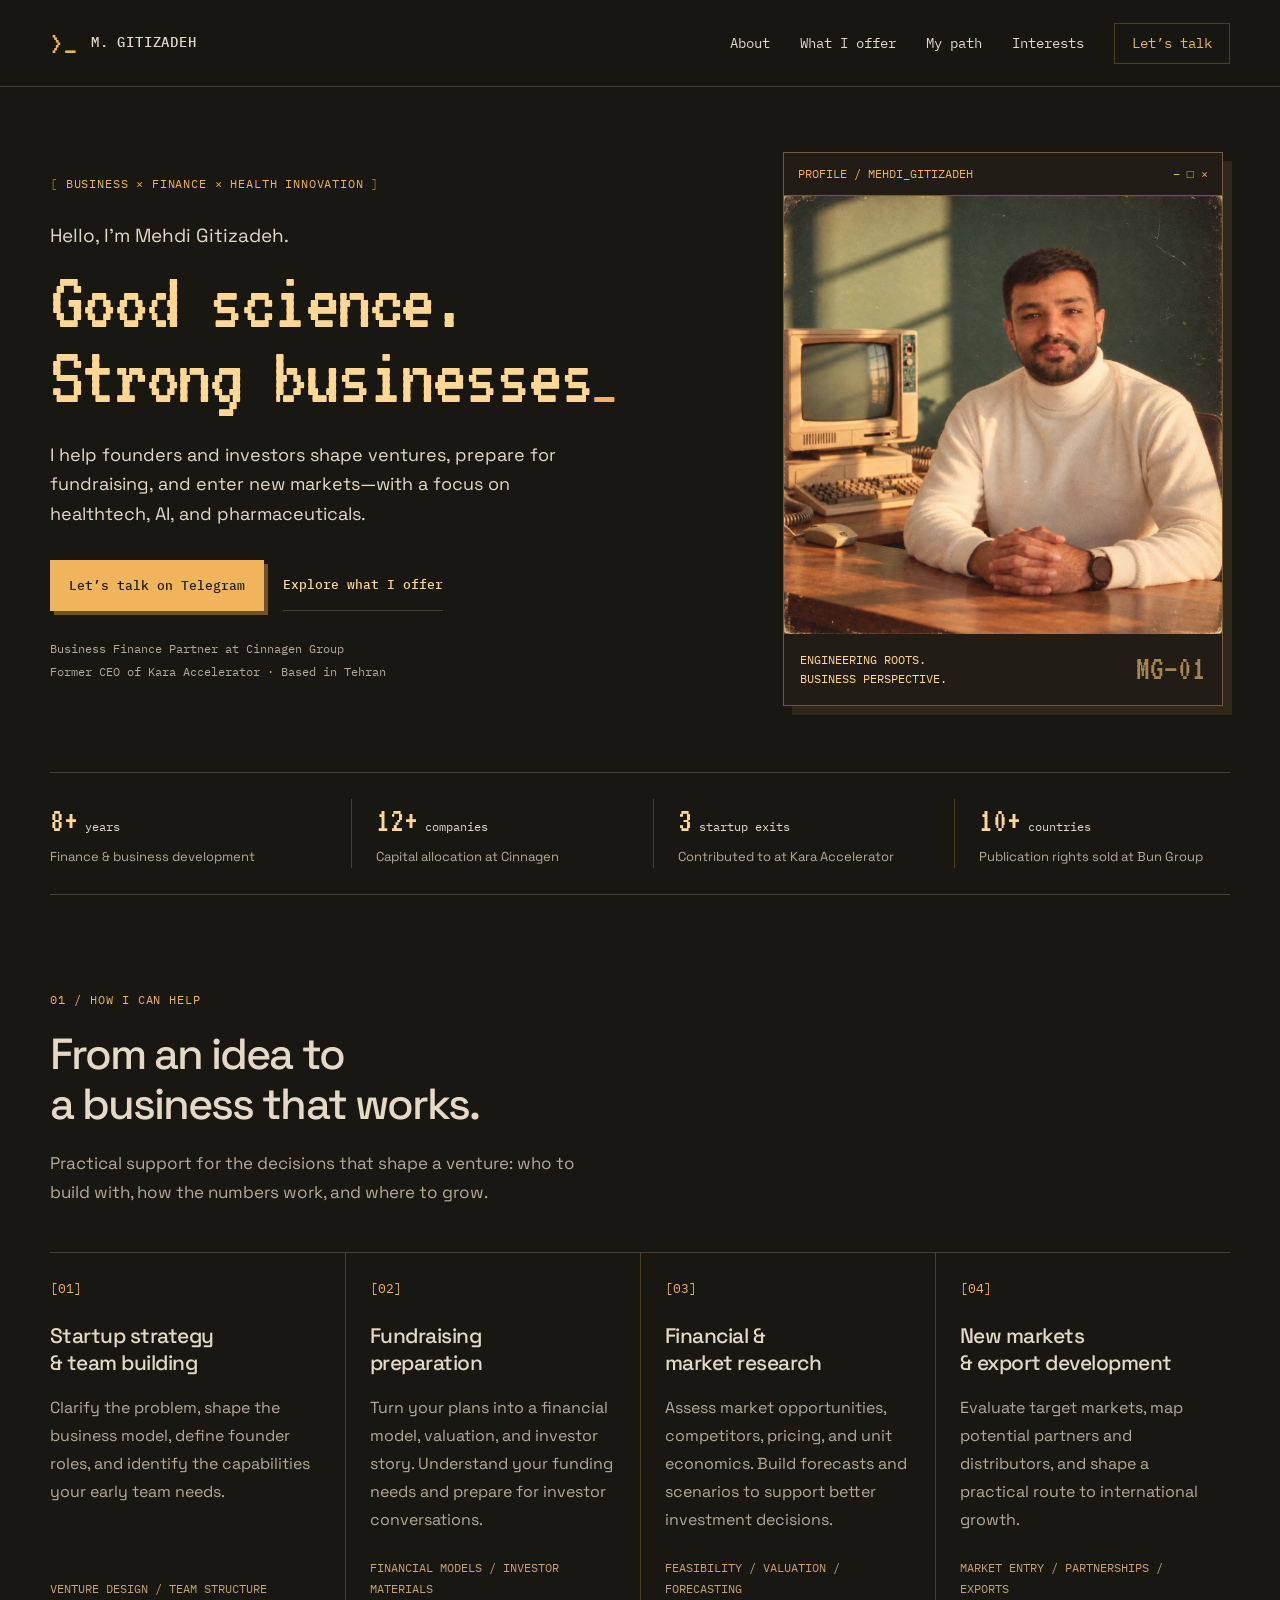
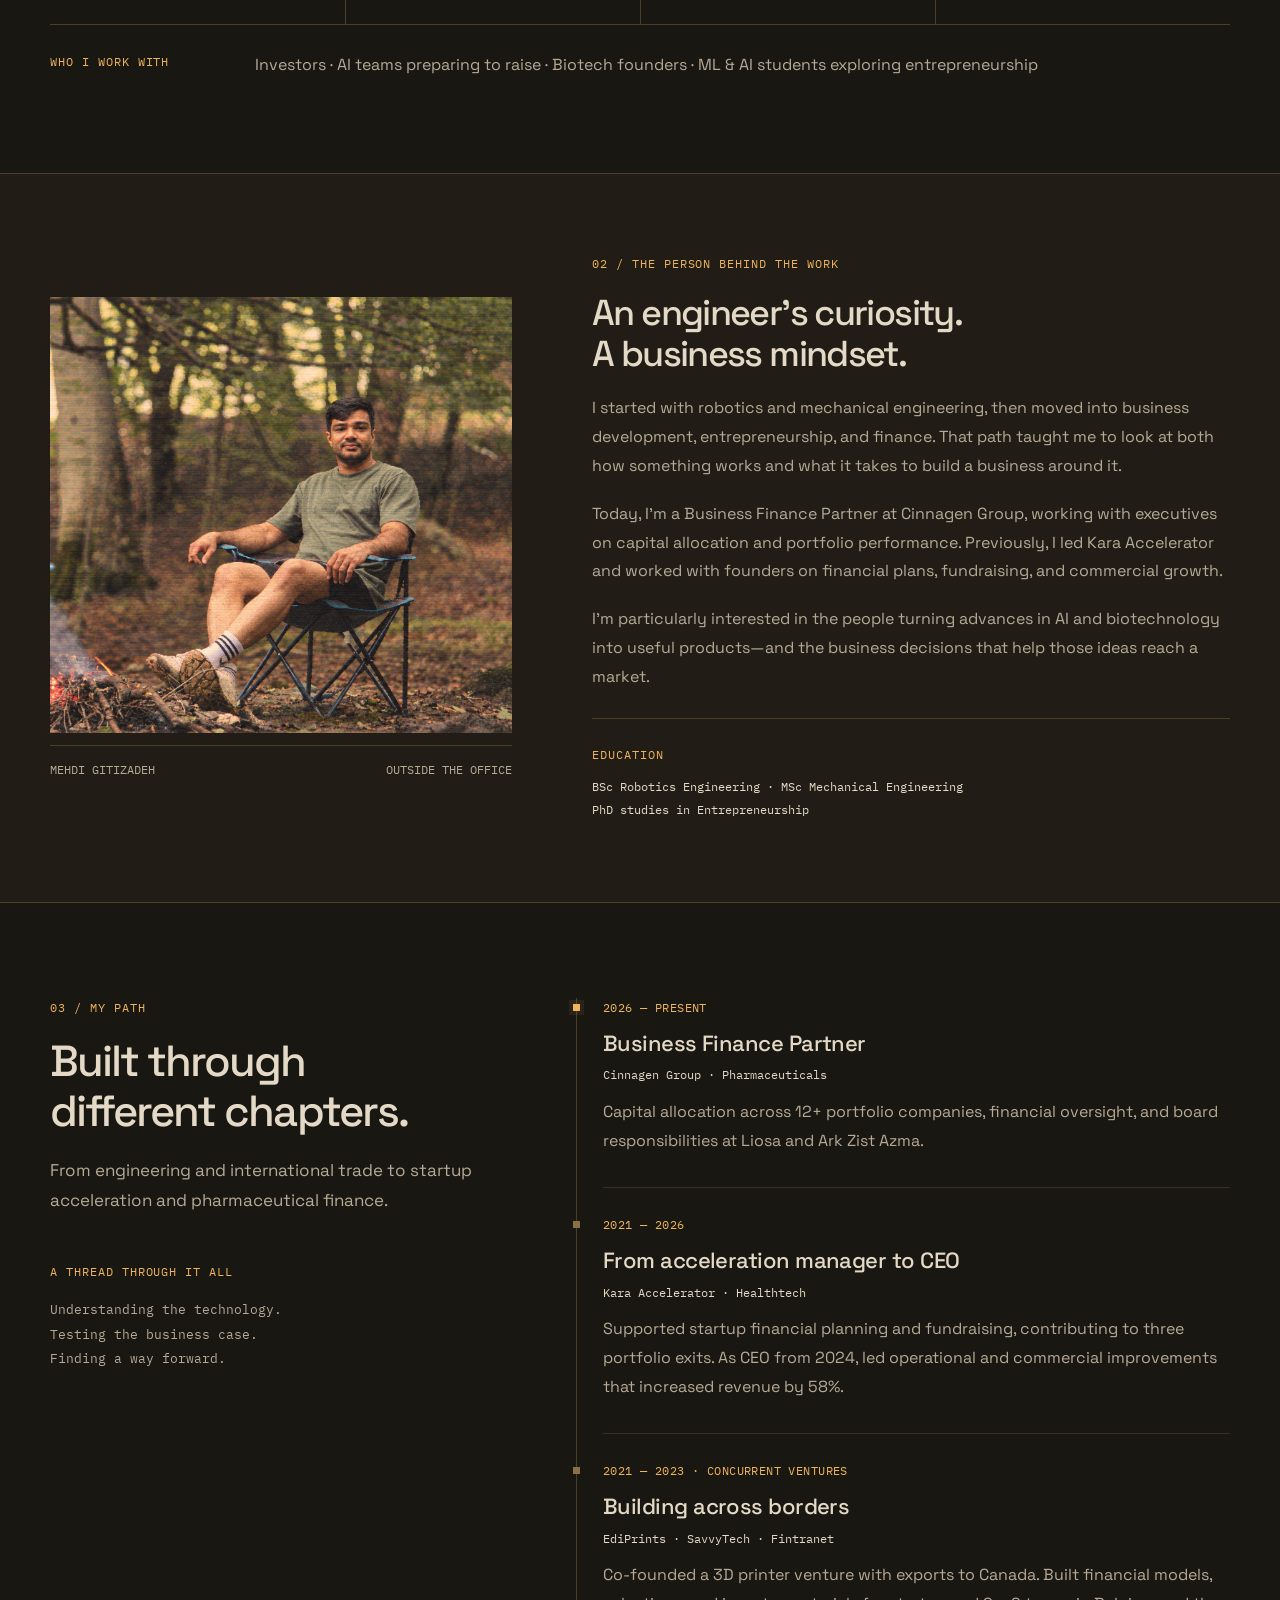
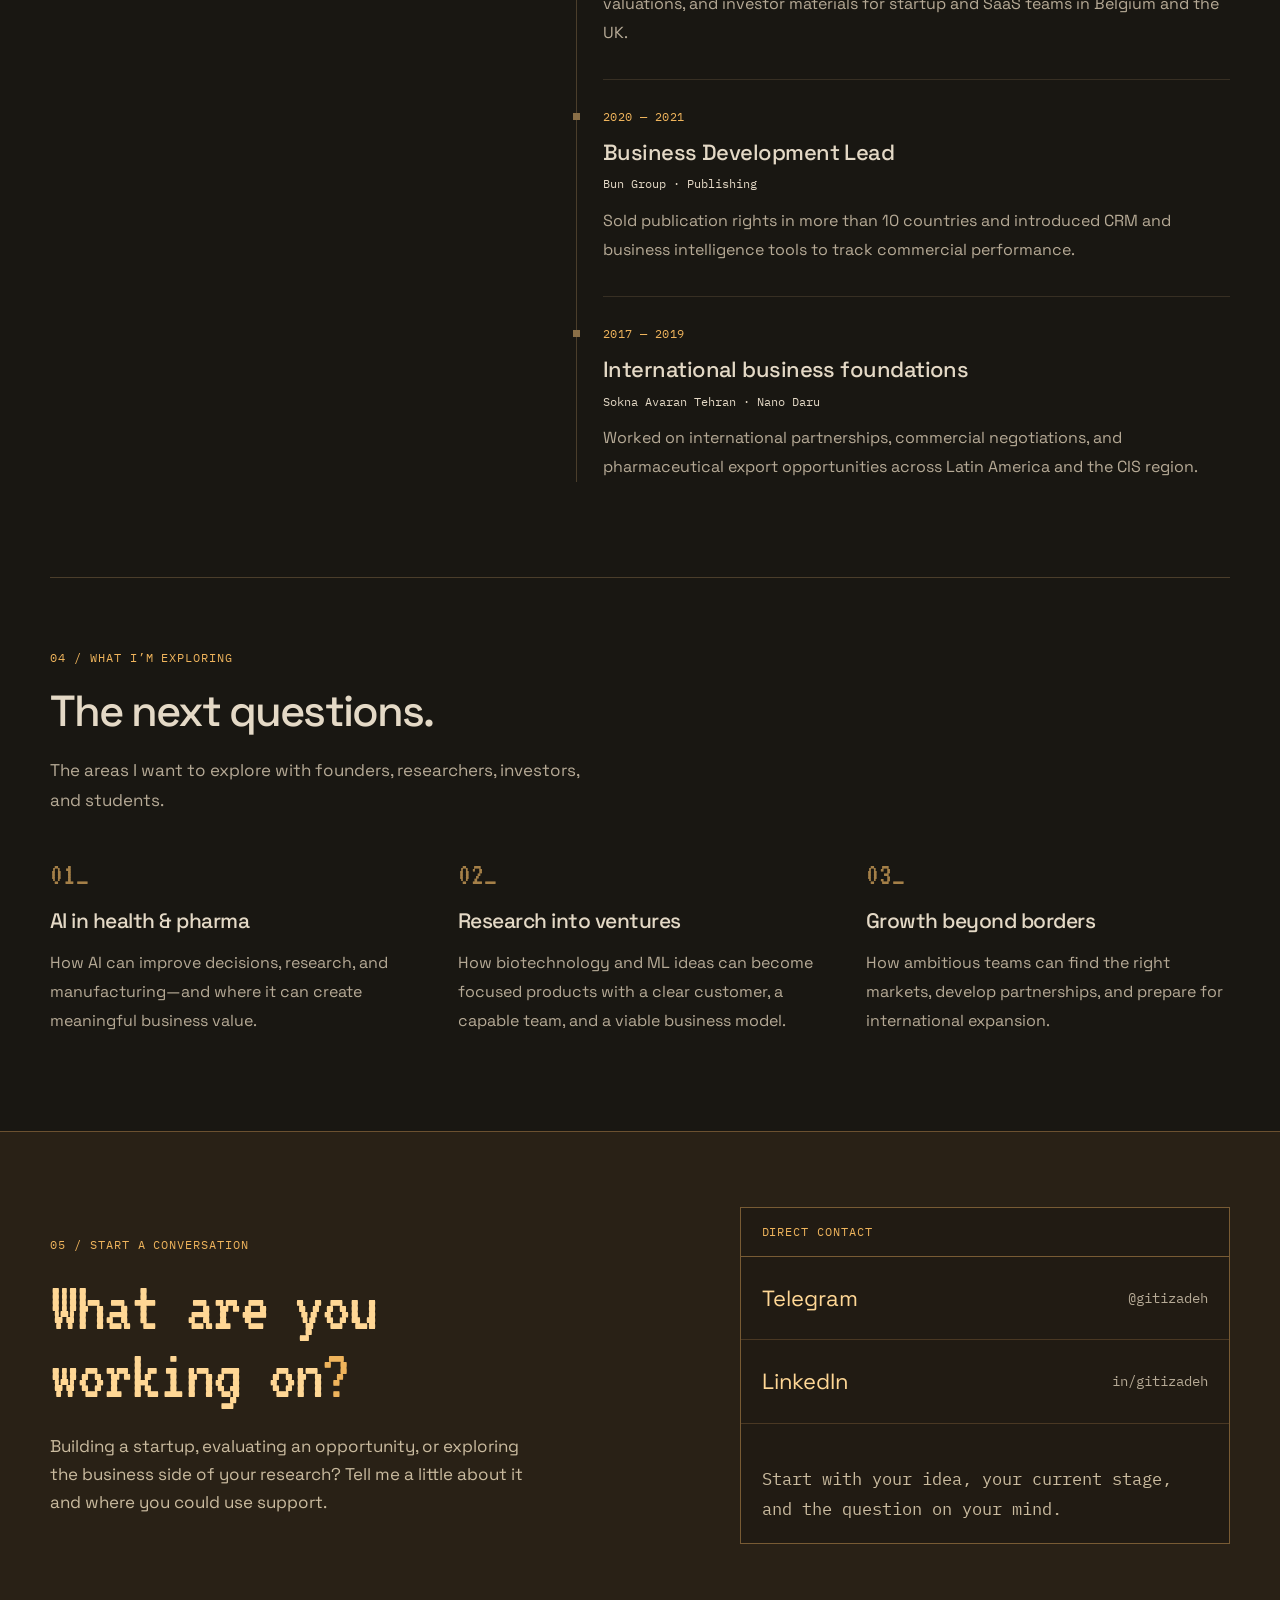
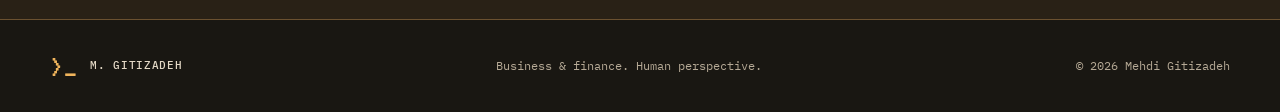
<file: index.html>
<!DOCTYPE html>
<html lang="en">
<head>
  <meta charset="utf-8">
  <meta name="viewport" content="width=device-width, initial-scale=1">
  <meta name="theme-color" content="#191712">
  <title>Mehdi Gitizadeh — Business, Finance & Health Innovation</title>
  <meta name="description" content="Mehdi Gitizadeh helps founders and investors with startup strategy, team building, fundraising preparation, financial analysis, and new market development.">
  <meta property="og:type" content="website">
  <meta property="og:title" content="Mehdi Gitizadeh — Business, Finance & Health Innovation">
  <meta property="og:description" content="Engineering roots. Business experience. A focus on AI, healthtech, and pharmaceuticals. Let's build what's next.">
  <link rel="icon" type="image/svg+xml" href="data:image/svg+xml,%3Csvg xmlns='http://www.w3.org/2000/svg' viewBox='0 0 40 40'%3E%3Crect width='40' height='40' rx='5' fill='%23191712'/%3E%3Cpath d='M9 11l10 9-10 9M23 29h9' fill='none' stroke='%23efb45c' stroke-width='4'/%3E%3C/svg%3E">
  <link rel="stylesheet" href="assets/fonts/fonts.css">
  <link rel="stylesheet" href="styles.css">
  <script src="script.js" defer></script>
</head>
<body>
  <a class="skip-link" href="#main">Skip to content</a>
  <header class="site-header">
    <div class="container nav-wrap">
      <a class="brand" href="#home" aria-label="Mehdi Gitizadeh home"><span class="brand-symbol" aria-hidden="true">&gt;_</span> M. GITIZADEH</a>
      <button class="menu-toggle" type="button" aria-controls="navigation" aria-expanded="false" hidden>Menu <span aria-hidden="true">+</span></button>
      <nav class="navigation" id="navigation" aria-label="Main navigation">
        <a href="#about">About</a><a href="#offer">What I offer</a><a href="#path">My path</a><a href="#interests">Interests</a><a class="nav-contact" href="#contact">Let’s talk</a>
      </nav>
    </div>
  </header>

  <main id="main">
    <section class="hero container" id="home" aria-labelledby="hero-title">
      <div class="hero-copy">
        <p class="eyebrow"><span aria-hidden="true">[</span> BUSINESS × FINANCE × HEALTH INNOVATION <span aria-hidden="true">]</span></p>
        <p class="intro">Hello, I’m Mehdi Gitizadeh.</p>
        <h1 id="hero-title">Good science.<br>Strong businesses<span class="cursor" aria-hidden="true">_</span></h1>
        <p class="hero-description">I help founders and investors shape ventures, prepare for fundraising, and enter new markets—with a focus on healthtech, AI, and pharmaceuticals.</p>
        <div class="hero-actions"><a class="button button-primary" href="https://t.me/gitizadeh" target="_blank" rel="noopener noreferrer">Let’s talk on Telegram</a><a class="button button-text" href="#offer">Explore what I offer</a></div>
        <p class="hero-footnote">Business Finance Partner at Cinnagen Group<br>Former CEO of Kara Accelerator · Based in Tehran</p>
      </div>
      <figure class="portrait-window">
        <div class="window-bar"><span>PROFILE / MEHDI_GITIZADEH</span><span aria-hidden="true">− □ ×</span></div>
        <div class="portrait-image"><img src="assets/mehdi-portrait.png" alt="Mehdi Gitizadeh beside a vintage computer" width="1254" height="1254" fetchpriority="high"></div>
        <figcaption><span>ENGINEERING ROOTS.<br>BUSINESS PERSPECTIVE.</span><span class="portrait-id" aria-hidden="true">MG—01</span></figcaption>
      </figure>
    </section>

    <div class="container proof-strip" aria-label="Selected experience">
      <div><strong>8+<span> years</span></strong><p>Finance & business development</p></div>
      <div><strong>12+<span> companies</span></strong><p>Capital allocation at Cinnagen</p></div>
      <div><strong>3<span> startup exits</span></strong><p>Contributed to at Kara Accelerator</p></div>
      <div><strong>10+<span> countries</span></strong><p>Publication rights sold at Bun Group</p></div>
    </div>

    <section class="section container" id="offer" aria-labelledby="offer-title">
      <div class="section-heading"><p class="section-code">01 / HOW I CAN HELP</p><h2 id="offer-title">From an idea to<br>a business that works.</h2><p class="section-lead">Practical support for the decisions that shape a venture: who to build with, how the numbers work, and where to grow.</p></div>
      <div class="services">
        <article class="service"><span class="service-number" aria-hidden="true">[01]</span><h3>Startup strategy<br>& team building</h3><p>Clarify the problem, shape the business model, define founder roles, and identify the capabilities your early team needs.</p><div class="service-tags">VENTURE DESIGN / TEAM STRUCTURE</div></article>
        <article class="service"><span class="service-number" aria-hidden="true">[02]</span><h3>Fundraising<br>preparation</h3><p>Turn your plans into a financial model, valuation, and investor story. Understand your funding needs and prepare for investor conversations.</p><div class="service-tags">FINANCIAL MODELS / INVESTOR MATERIALS</div></article>
        <article class="service"><span class="service-number" aria-hidden="true">[03]</span><h3>Financial &<br>market research</h3><p>Assess market opportunities, competitors, pricing, and unit economics. Build forecasts and scenarios to support better investment decisions.</p><div class="service-tags">FEASIBILITY / VALUATION / FORECASTING</div></article>
        <article class="service"><span class="service-number" aria-hidden="true">[04]</span><h3>New markets<br>& export development</h3><p>Evaluate target markets, map potential partners and distributors, and shape a practical route to international growth.</p><div class="service-tags">MARKET ENTRY / PARTNERSHIPS / EXPORTS</div></article>
      </div>
      <div class="audience-line"><span class="mono-label">WHO I WORK WITH</span><p>Investors · AI teams preparing to raise · Biotech founders · ML & AI students exploring entrepreneurship</p></div>
    </section>

    <section class="about-band" id="about" aria-labelledby="about-title">
      <div class="container about-grid">
        <div class="about-visual"><figure><img src="assets/mehdi-outdoors.png" alt="Retro-style portrait of Mehdi beside a campfire in the woods" width="1292" height="1218" loading="lazy"><figcaption><span>MEHDI GITIZADEH</span><span>OUTSIDE THE OFFICE</span></figcaption></figure></div>
        <div class="about-copy"><p class="section-code">02 / THE PERSON BEHIND THE WORK</p><h2 id="about-title">An engineer’s curiosity.<br>A business mindset.</h2><p>I started with robotics and mechanical engineering, then moved into business development, entrepreneurship, and finance. That path taught me to look at both how something works and what it takes to build a business around it.</p><p>Today, I’m a Business Finance Partner at Cinnagen Group, working with executives on capital allocation and portfolio performance. Previously, I led Kara Accelerator and worked with founders on financial plans, fundraising, and commercial growth.</p><p>I’m particularly interested in the people turning advances in AI and biotechnology into useful products—and the business decisions that help those ideas reach a market.</p><div class="education"><span class="mono-label">EDUCATION</span><p>BSc Robotics Engineering · MSc Mechanical Engineering<br>PhD studies in Entrepreneurship</p></div></div>
      </div>
    </section>

    <section class="section container path-section" id="path" aria-labelledby="path-title">
      <div class="path-intro"><p class="section-code">03 / MY PATH</p><h2 id="path-title">Built through<br>different chapters.</h2><p class="section-lead">From engineering and international trade to startup acceleration and pharmaceutical finance.</p><div class="path-note"><span class="mono-label">A THREAD THROUGH IT ALL</span><p>Understanding the technology.<br>Testing the business case.<br>Finding a way forward.</p></div></div>
      <div class="timeline">
        <article class="timeline-entry current"><div class="timeline-date">2026 — PRESENT</div><h3>Business Finance Partner</h3><p class="company">Cinnagen Group · Pharmaceuticals</p><p>Capital allocation across 12+ portfolio companies, financial oversight, and board responsibilities at Liosa and Ark Zist Azma.</p></article>
        <article class="timeline-entry"><div class="timeline-date">2021 — 2026</div><h3>From acceleration manager to CEO</h3><p class="company">Kara Accelerator · Healthtech</p><p>Supported startup financial planning and fundraising, contributing to three portfolio exits. As CEO from 2024, led operational and commercial improvements that increased revenue by 58%.</p></article>
        <article class="timeline-entry"><div class="timeline-date">2021 — 2023 · CONCURRENT VENTURES</div><h3>Building across borders</h3><p class="company">EdiPrints · SavvyTech · Fintranet</p><p>Co-founded a 3D printer venture with exports to Canada. Built financial models, valuations, and investor materials for startup and SaaS teams in Belgium and the UK.</p></article>
        <article class="timeline-entry"><div class="timeline-date">2020 — 2021</div><h3>Business Development Lead</h3><p class="company">Bun Group · Publishing</p><p>Sold publication rights in more than 10 countries and introduced CRM and business intelligence tools to track commercial performance.</p></article>
        <article class="timeline-entry"><div class="timeline-date">2017 — 2019</div><h3>International business foundations</h3><p class="company">Sokna Avaran Tehran · Nano Daru</p><p>Worked on international partnerships, commercial negotiations, and pharmaceutical export opportunities across Latin America and the CIS region.</p></article>
      </div>
    </section>

    <section class="section container interests-section" id="interests" aria-labelledby="interests-title">
      <div class="section-heading"><p class="section-code">04 / WHAT I’M EXPLORING</p><h2 id="interests-title">The next questions.</h2><p class="section-lead">The areas I want to explore with founders, researchers, investors, and students.</p></div>
      <div class="interests-grid"><article><span class="interest-mark" aria-hidden="true">01_</span><h3>AI in health & pharma</h3><p>How AI can improve decisions, research, and manufacturing—and where it can create meaningful business value.</p></article><article><span class="interest-mark" aria-hidden="true">02_</span><h3>Research into ventures</h3><p>How biotechnology and ML ideas can become focused products with a clear customer, a capable team, and a viable business model.</p></article><article><span class="interest-mark" aria-hidden="true">03_</span><h3>Growth beyond borders</h3><p>How ambitious teams can find the right markets, develop partnerships, and prepare for international expansion.</p></article></div>
    </section>

    <section class="contact-section" id="contact" aria-labelledby="contact-title">
      <div class="container contact-inner"><div><p class="section-code">05 / START A CONVERSATION</p><h2 id="contact-title">What are you<br>working on<span class="cursor" aria-hidden="true">?</span></h2><p>Building a startup, evaluating an opportunity, or exploring the business side of your research? Tell me a little about it and where you could use support.</p></div><div class="contact-panel"><div class="contact-panel-heading mono-label">DIRECT CONTACT</div><a href="https://t.me/gitizadeh" target="_blank" rel="noopener noreferrer"><span class="contact-name">Telegram</span><span>@gitizadeh</span></a><a href="https://ir.linkedin.com/in/gitizadeh" target="_blank" rel="noopener noreferrer"><span class="contact-name">LinkedIn</span><span>in/gitizadeh</span></a><p>Start with your idea, your current stage,<br>and the question on your mind.</p></div></div>
    </section>
  </main>
  <footer class="site-footer container"><a class="brand" href="#home"><span class="brand-symbol" aria-hidden="true">&gt;_</span> M. GITIZADEH</a><p>Business & finance. Human perspective.</p><span>© <span id="year">2026</span> Mehdi Gitizadeh</span></footer>
</body>
</html>
</file>
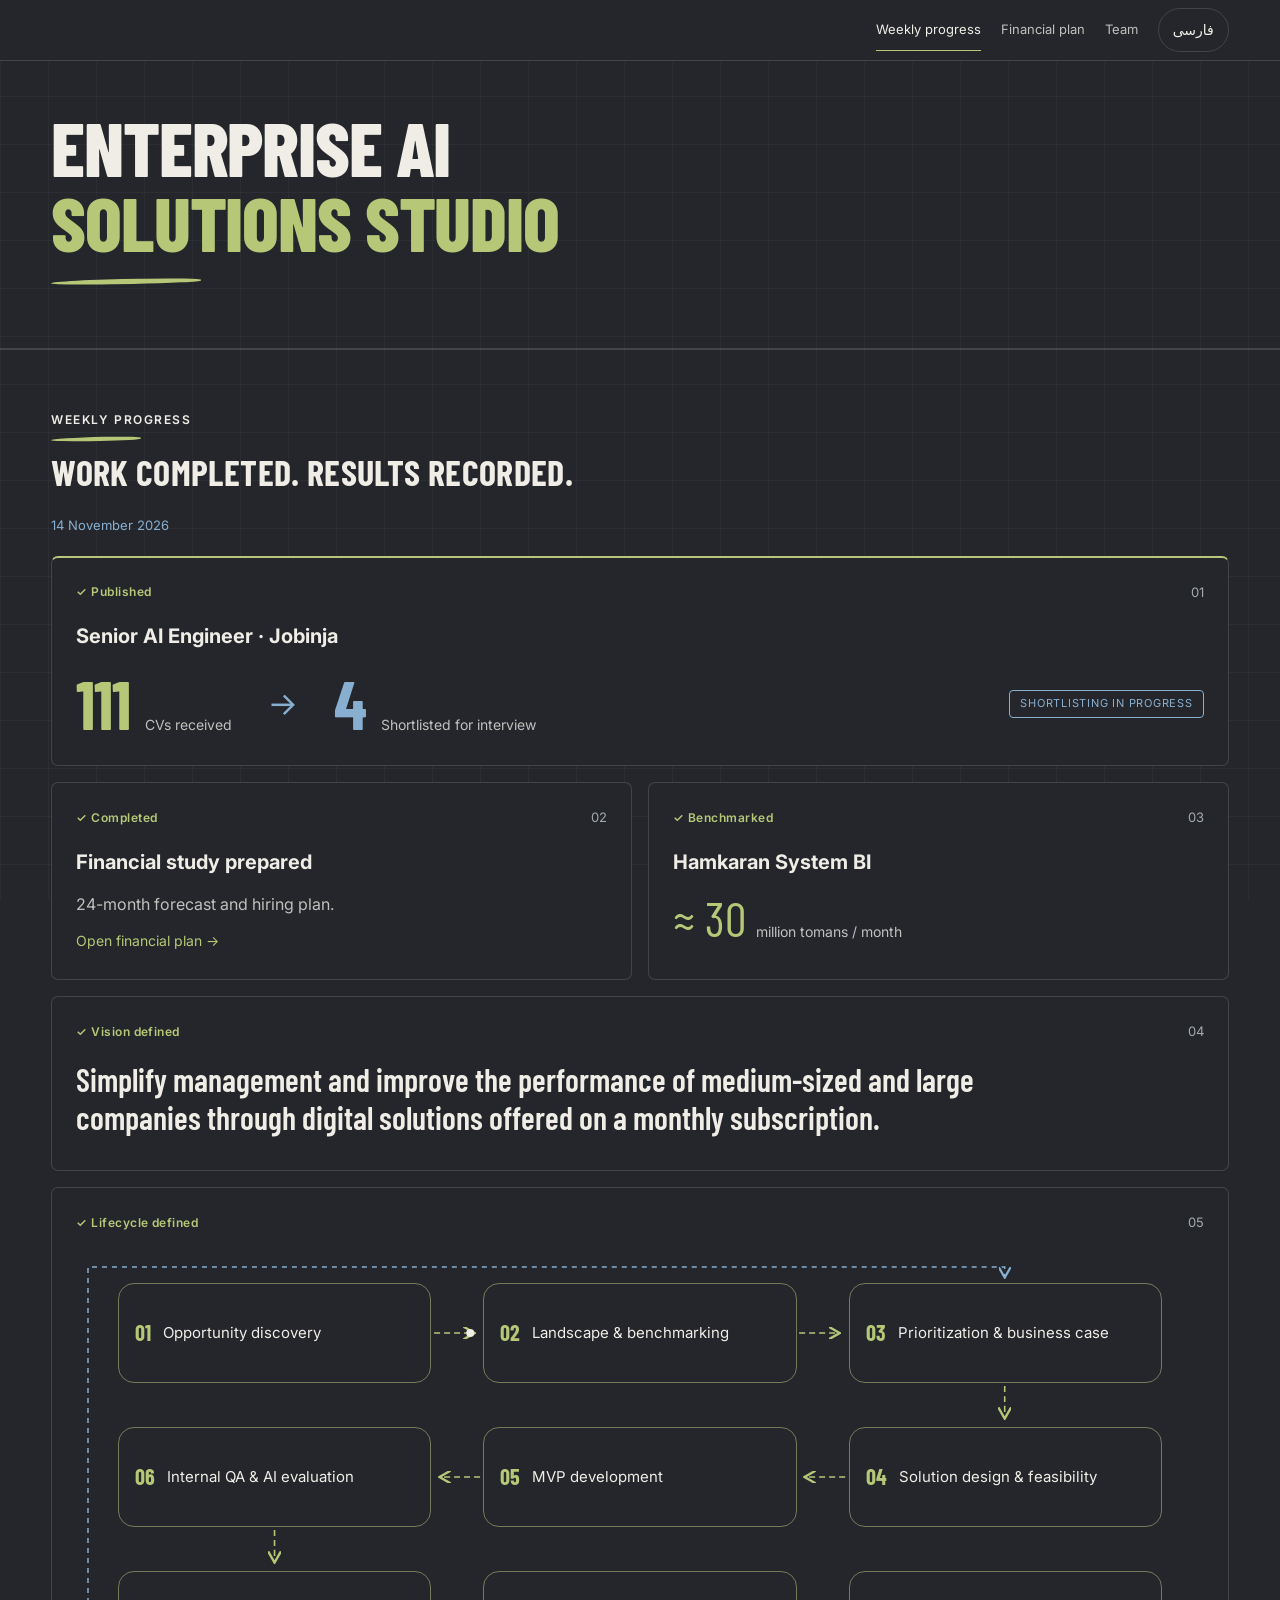
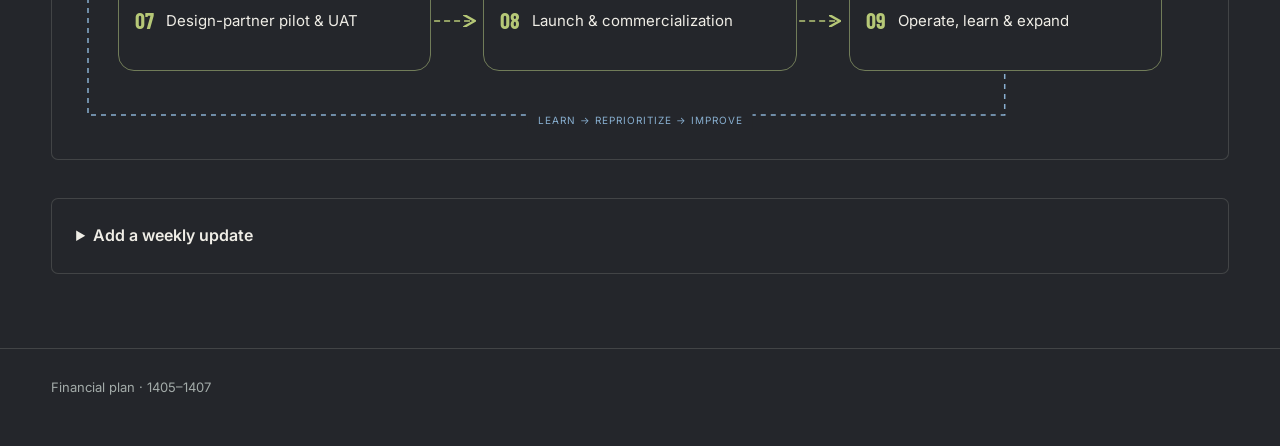
<file: financial-plan/index.html>
<!DOCTYPE html>
<html lang="en" dir="ltr">
<head>
<meta charset="utf-8">
<meta name="viewport" content="width=device-width, initial-scale=1">
<title>Financial plan</title>
<link rel="preconnect" href="https://fonts.googleapis.com">
<link href="https://fonts.googleapis.com/css2?family=Barlow+Condensed:wght@600;700;800&family=Inter:wght@400;500;600;700&family=Vazirmatn:wght@400;600;700;800&display=swap" rel="stylesheet">
<style>
:root{--bg:#09090a;--ink:#f1efea;--muted:#a5a199;--faint:#85817a;--accent:#ffa76b;--a:255,167,107;--glass:rgba(255,255,255,.035);--line:rgba(255,255,255,.08);--track:rgba(255,255,255,.07);--s1:#d17a41;--s2:#5b96d6}
*{box-sizing:border-box}
[hidden]{display:none!important}
html{scroll-behavior:smooth}
body{margin:0;color:var(--ink);font:16px/1.6 system-ui,-apple-system,"Segoe UI",Roboto,sans-serif;background:radial-gradient(1100px 560px at 12% -8%,rgba(var(--a),.09),transparent 62%),radial-gradient(900px 520px at 96% 38%,rgba(var(--a),.035),transparent 60%),var(--bg);background-attachment:fixed}
html[lang=fa] body{font-family:Vazirmatn,Tahoma,system-ui,sans-serif;line-height:1.8}
#net{position:fixed;inset:0;width:100%;height:100%;z-index:0;pointer-events:none}
#app{position:relative;z-index:1}
.wrap{width:100%;max-width:1800px;margin:0 auto;padding:0 clamp(14px,2vw,32px)}
.tile,.metric,.panel,.atile,.person,.ctrl,.chart,.scroll{background:var(--glass);border:1px solid var(--line);border-radius:16px}
label{display:block;font-size:13px;color:var(--muted);margin-bottom:6px}
button{font:inherit;cursor:pointer}
.lang{min-height:44px;padding:0 14px;border-radius:999px;border:1px solid var(--line);background:transparent;color:var(--ink);font-size:14px}
#app{display:block}
nav{position:sticky;top:0;z-index:5;background:rgba(9,9,10,.72);-webkit-backdrop-filter:blur(14px);backdrop-filter:blur(14px);border-bottom:1px solid var(--line)}
nav .wrap{display:flex;gap:4px 22px;flex-wrap:wrap;align-items:center;padding-top:8px;padding-bottom:8px}
nav b{color:var(--accent);margin-inline-end:auto;letter-spacing:.06em;font-weight:600;font-size:14px}
nav a{color:var(--muted);text-decoration:none;font-size:14px;padding:10px 0;border-bottom:1px solid transparent}
nav a:hover{color:var(--ink)}
nav a.on{border-bottom-color:var(--accent);color:var(--ink)}
header.hero{padding:60px 0 40px}
.eyebrow{color:var(--accent);font-size:13px;letter-spacing:.1em;text-transform:uppercase;font-weight:600}
.hero h1{font-size:clamp(30px,4vw,54px);line-height:1.15;margin:10px 0 14px;max-width:24ch;font-weight:650}
.hero p{color:var(--muted);max-width:75ch;margin:0;font-size:18px}
.tiles{display:grid;grid-template-columns:repeat(auto-fit,minmax(240px,1fr));gap:14px;margin-top:34px}
.tile{padding:18px 22px}
.tile .k{color:var(--muted);font-size:14px}
.tile .v{font-size:34px;font-weight:650;line-height:1.25;margin-top:4px;font-variant-numeric:tabular-nums}
.tile .u{color:var(--muted);font-size:14px}
section{padding:48px 0;border-top:1px solid var(--line);scroll-margin-top:61px}
#overview{padding-top:26px}
h2{font-size:26px;margin:0 0 6px;font-weight:650}
.lead{color:var(--muted);margin:0 0 24px;max-width:80ch}
.sechead{display:flex;flex-wrap:wrap;align-items:baseline;gap:2px 18px;margin-bottom:14px}
.sechead h2,.sechead .lead{margin:0}
.reveal{opacity:0;transform:translateY(14px);transition:opacity .6s ease,transform .6s ease}
.reveal.in{opacity:1;transform:none}
/* overview */
.ctrl{display:flex;flex-wrap:wrap;align-items:center;gap:10px 20px;padding:12px 16px;margin-bottom:14px}
.play{min-height:44px;min-width:138px;padding:0 20px;border-radius:999px;border:1px solid rgba(var(--a),.45);background:rgba(var(--a),.13);color:var(--accent);font-weight:600;display:inline-flex;align-items:center;justify-content:center;gap:10px;transition:background-color .2s}
.play:hover{background:rgba(var(--a),.22)}
.tlmonth{min-width:176px}
.tlmonth b{display:block;font-size:24px;line-height:1.25;font-weight:650}
.tlmonth small{color:var(--muted);font-size:13px}
.ctrl input[type=range]{flex:1 1 240px;height:44px;accent-color:var(--accent);margin:0;direction:ltr}
.chips{display:flex;flex-wrap:wrap;gap:8px}
.chips button,.tabs button{min-height:40px;padding:0 14px;border-radius:999px;border:1px solid var(--line);background:transparent;color:var(--muted);font-size:14px;transition:color .2s,border-color .2s,background-color .2s}
.chips button:hover,.tabs button:hover{color:var(--ink)}
.chips button.on,.tabs button[aria-pressed=true]{color:var(--accent);border-color:rgba(var(--a),.45);background:rgba(var(--a),.1)}
.ovgrid{display:grid;grid-template-columns:repeat(12,minmax(0,1fr));gap:14px}
.c2{grid-column:span 2}.c3{grid-column:span 3}.c4{grid-column:span 4}.c5{grid-column:span 5}
.panel{padding:14px 18px 8px;display:flex;flex-direction:column;min-width:0}
.panel h3{margin:0;font-size:14px;color:var(--muted);font-weight:600}
.pv{display:flex;flex-wrap:wrap;align-items:baseline;gap:0 10px;margin:0 0 6px}
.pv b{font-size:36px;font-weight:650;line-height:1.25;font-variant-numeric:tabular-nums}
.pv span{color:var(--muted);font-size:13px}
.pv .st{display:inline-flex;align-items:baseline;gap:6px;margin-inline-end:12px}
.pv .st i{width:9px;height:9px;border-radius:2px;display:inline-block;align-self:center}
.pv .st b{font-size:30px;margin-inline-start:2px;color:var(--ink)}
.pc{margin-top:auto}
.pc svg{display:block;width:100%;height:auto;direction:ltr;touch-action:pan-y;cursor:pointer;-webkit-user-select:none;user-select:none}
.pc rect.b{opacity:.14}
.pc rect.b.on{opacity:.95}
.pc path.ghost{opacity:.2}
.pc .ph{stroke:rgba(255,255,255,.22);stroke-dasharray:3 3}
.pc.anim rect.b{transition:opacity .25s ease}
.pc.anim path.live{transition:stroke-dashoffset .2s ease-out}
.pc.anim .dot,.pc.anim .ph{transition:transform .2s ease-out}
.playing .pc.anim rect.b{transition:opacity .5s ease}
.playing .pc.anim path.live{transition:stroke-dashoffset .64s linear}
.playing .pc.anim .dot,.playing .pc.anim .ph{transition:transform .64s linear}
.marks{display:grid;grid-template-columns:repeat(var(--n),minmax(0,1fr));gap:6px;margin-top:auto;padding-bottom:10px;max-width:190px}
.marks i{display:block;aspect-ratio:1;border-radius:22%;background:var(--track);transition:background-color .4s}
.marks i.on{background:var(--s1)}
.people{display:flex;gap:6px;flex-wrap:wrap}
.people i{width:14px;height:19px;border-radius:7px 7px 3px 3px;background:var(--s1);display:inline-block;transition:background-color .4s}
.people i.off{background:var(--track)}
.panel .people{margin-top:auto;padding-bottom:12px;gap:8px}
.panel .people i{width:20px;height:27px;border-radius:10px 10px 5px 5px}
/* key numbers */
.glance{display:grid;grid-template-columns:repeat(auto-fit,minmax(min(100%,400px),1fr));gap:14px}
.metric{padding:20px 22px}
.metric h3{margin:0 0 2px;font-size:17px;font-weight:600}
.metric .q{color:var(--muted);font-size:14px;margin-bottom:12px}
.bar{display:grid;grid-template-columns:minmax(120px,34%) 1fr auto;gap:12px;align-items:center;margin-top:10px}
.bar .d{color:var(--muted);font-size:14px}
.bar .t{height:6px;background:var(--track);border-radius:3px;overflow:hidden}
.bar .f{display:block;height:100%;background:var(--s1);border-radius:3px;width:0;transition:width 1s cubic-bezier(.2,.7,.2,1) .15s}
.in .bar .f{width:var(--w)}
.bar .n{font-size:26px;font-weight:650;min-width:3ch;text-align:end;line-height:1.1;font-variant-numeric:tabular-nums}
.note{color:var(--muted);font-size:14px;margin-top:14px}
.neg{color:#f0a6a6}
.kgrid{display:grid;grid-template-columns:repeat(auto-fit,minmax(min(100%,300px),1fr));gap:14px}
.atile{padding:18px 22px}
.atile .big{font-size:38px;font-weight:650;line-height:1.25}
.atile .lab{font-weight:600;font-size:16px;margin-top:2px}
.atile .sub{color:var(--muted);font-size:14px}
/* static chart (team page) */
.charts{display:grid;gap:14px}
.chart{padding:18px 20px 10px;position:relative;min-width:0}
.chart h3{margin:0;font-size:17px;font-weight:600}
.chart .sub{color:var(--muted);font-size:14px;margin:2px 0 8px}
.chart svg{display:block;width:100%;height:auto;direction:ltr}
.chart rect.bm{transform:scaleY(0);transform-box:fill-box;transform-origin:bottom;transition:transform .7s cubic-bezier(.2,.7,.2,1)}
.chart.in rect.bm{transform:scaleY(1)}
.tip{position:absolute;pointer-events:none;background:rgba(14,14,16,.94);border:1px solid var(--line);border-radius:8px;padding:8px 10px;font-size:13px;display:none;min-width:160px;z-index:3}
.tip b{display:block;margin-bottom:2px}
.tip span{display:flex;justify-content:space-between;gap:14px}
/* tables */
.scroll{overflow-x:auto}
table{border-collapse:collapse;width:100%;font-size:15px;font-variant-numeric:tabular-nums}
th,td{padding:10px 16px;text-align:end;white-space:nowrap;border-bottom:1px solid rgba(255,255,255,.055)}
tr:last-child td{border-bottom:0}
th{color:var(--muted);font-weight:600;font-size:13px}
th:first-child,td:first-child{text-align:start;position:sticky;inset-inline-start:0;background:rgba(15,15,17,.9);-webkit-backdrop-filter:blur(8px);backdrop-filter:blur(8px)}
tr.total td{font-weight:650}
tr.head td{color:var(--accent);font-weight:600;font-size:13px}
.tabs{display:flex;flex-wrap:wrap;gap:8px;margin:26px 0 12px}
/* team */
.team{display:grid;grid-template-columns:repeat(auto-fit,minmax(min(100%,300px),1fr));gap:14px}
.person{padding:20px 22px}
.avatar{width:48px;height:48px;border-radius:50%;background:var(--track);display:flex;align-items:center;justify-content:center;margin-bottom:12px}
.person h3{margin:0;font-size:17px;font-weight:600}
.person .from{color:var(--muted);font-size:14px}
.person .sal{font-size:38px;font-weight:650;line-height:1.25;margin-top:8px;font-variant-numeric:tabular-nums}
.person .per{color:var(--muted);font-size:14px}
.person .later{display:flex;gap:28px;margin-top:12px;padding-top:12px;border-top:1px solid var(--line);font-size:14px;color:var(--muted);min-height:62px}
.person .later b{display:block;font-size:19px;color:var(--ink);font-weight:600;font-variant-numeric:tabular-nums}
.teamhead{padding-top:52px;padding-bottom:8px}
.teamhead h1{font-size:clamp(30px,4vw,50px);line-height:1.15;margin:0 0 10px;font-weight:650}
footer{padding:28px 0 48px;color:var(--faint);font-size:13px;border-top:1px solid var(--line)}
@media (max-width:1180px){.c2,.c3,.c4,.c5{grid-column:span 6}.ovgrid>.panel:last-child{grid-column:span 12}}
@media (max-width:760px){nav .wrap{flex-wrap:nowrap;overflow-x:auto;gap:0 18px;scrollbar-width:none}nav .wrap::-webkit-scrollbar{display:none}nav b{display:none}nav a,nav .lang{white-space:nowrap;flex:0 0 auto}section{padding:38px 0}.chips button,.tabs button{min-height:44px}}
@media (max-width:680px){.ovgrid>.panel{grid-column:span 12!important}}
@media (prefers-reduced-motion:reduce){*{transition:none!important;animation:none!important}html{scroll-behavior:auto}.reveal{opacity:1;transform:none}}

/* Studio workspace additions follow the current theme until reference images are supplied. */
button:focus-visible,a:focus-visible,input:focus-visible,textarea:focus-visible,summary:focus-visible{outline:2px solid var(--accent);outline-offset:4px}
.studio-grid{display:grid;grid-template-columns:1.1fr 1fr;gap:18px;margin:22px 0}
.studio-card,.week-card,.cycle-step,.editor{padding:24px;border:1px solid var(--line);border-radius:16px;background:var(--glass)}
.studio-card h3,.week-card h3,.cycle-step h3{margin:0 0 8px;font-weight:600}
.studio-card p,.cycle-step p{color:var(--muted);margin:8px 0}
.vision{font-size:clamp(23px,2.4vw,34px);line-height:1.4;color:var(--ink)!important;max-width:40ch}
.badge{display:inline-block;font-size:12px;letter-spacing:.03em;color:var(--accent);background:rgba(var(--a),.09);border:1px solid rgba(var(--a),.25);padding:4px 10px;border-radius:30px}
.section-tools{display:flex;align-items:center;justify-content:space-between;gap:16px;flex-wrap:wrap;margin-bottom:20px}
.section-tools h2{margin:0}.section-tools button,.editor button,.week-card button{min-height:42px;padding:8px 14px;border:1px solid var(--line);border-radius:10px;background:var(--glass);color:var(--ink)}
.week-card{margin-bottom:16px}.week-card time{color:var(--accent);font-size:13px}.week-card .summary{font-size:20px;margin:12px 0}.week-body{white-space:pre-wrap;color:var(--muted)}
.editor{margin:18px 0}.editor summary{cursor:pointer;font-weight:600}.form-grid{display:grid;grid-template-columns:1fr 2fr;gap:16px;margin:20px 0 14px}.form-grid .full{grid-column:1/-1}
.editor input,.editor textarea,.budget-input{width:100%;background:#141415;color:var(--ink);border:1px solid #55514b;border-radius:8px;padding:10px 12px;font:inherit}.editor textarea{min-height:180px;resize:vertical}.editor label{color:var(--muted)}
.cycle{display:grid;grid-template-columns:repeat(3,minmax(0,1fr));gap:14px;padding:0;list-style:none;counter-reset:cycle}.cycle-step{counter-increment:cycle}.cycle-step:before{content:counter(cycle,decimal-leading-zero);display:block;color:var(--accent);font-size:13px;margin-bottom:14px}.cycle-step h3{font-size:18px}.cycle-step small{color:var(--accent)}
.source-links{font-size:13px;color:var(--muted)}.source-links a,.studio-card a{color:var(--accent)}.forecast-status{padding:14px 18px;border-inline-start:2px solid var(--accent);background:rgba(var(--a),.05)}
.budget-form{display:flex;flex-wrap:wrap;align-items:end;gap:16px}.budget-form label{flex:1;min-width:200px;margin:0}.budget-form button{min-height:48px}.empty-state{border:1px dashed rgba(var(--a),.35)}
@media(max-width:900px){.cycle{grid-template-columns:repeat(2,minmax(0,1fr))}.studio-grid{grid-template-columns:1fr}}
@media(max-width:600px){.cycle,.form-grid{grid-template-columns:1fr}.studio-card,.week-card,.cycle-step,.editor{padding:18px}.form-grid .full{grid-column:auto}}

/* Visual direction: user's style-ref-1 and style-ref-2. */
:root{--bg:#24262B;--ink:#EFEDE6;--muted:#b9bebc;--faint:#a3aba9;--accent:#B6C877;--a:182,200,119;--glass:rgba(36,38,43,.94);--line:rgba(231,237,222,.15);--track:rgba(231,237,222,.09);--s1:#B6C877;--s2:#88AFD0}
body{font-family:Inter,system-ui,sans-serif;background-color:var(--bg);background-image:linear-gradient(rgba(212,220,220,.045) 1px,transparent 1px),linear-gradient(90deg,rgba(212,220,220,.045) 1px,transparent 1px);background-size:48px 48px;background-attachment:fixed}
.wrap{max-width:1480px;padding-inline:clamp(20px,4vw,64px)}
nav{background:rgba(31,35,39,.96);backdrop-filter:blur(12px)}nav .wrap{gap:4px 20px}nav b{font-weight:800;letter-spacing:.08em;font-size:13px}nav a{font-size:13px}
header.hero{padding:68px 0 40px}.hero h1{font-family:'Barlow Condensed',Impact,'Arial Narrow',sans-serif;font-weight:800;font-size:clamp(48px,6.5vw,96px);line-height:.98;letter-spacing:-.015em;max-width:24ch;margin:34px 0 24px}.hero h1 span{color:var(--accent)}.hero p{font-size:16px;max-width:86ch}.hero .forecast-status{font-size:13px;margin-top:18px}
.eyebrow{color:var(--ink);font-size:12px;letter-spacing:.13em;position:relative;padding-bottom:12px;margin-bottom:10px;display:inline-block}.eyebrow:after{content:'';position:absolute;bottom:0;inset-inline-start:0;width:90px;height:4px;background:var(--accent);border-radius:65% 40% 50% 45%;transform:rotate(-1deg)}
h2,.teamhead h1{font-family:'Barlow Condensed',Impact,'Arial Narrow',sans-serif;text-transform:uppercase;letter-spacing:.01em;font-weight:700}h2{font-size:38px;line-height:1.15;margin-bottom:12px}.teamhead h1{font-size:64px}
.tile,.metric,.panel,.atile,.person,.ctrl,.chart,.scroll,.studio-card,.week-card,.cycle-step,.editor{border-radius:7px;box-shadow:none}.tile{border-top:2px solid var(--accent);padding:20px 22px}.tile .v,.atile .big,.person .sal{font-family:'Barlow Condensed',Impact,sans-serif;color:var(--accent);font-size:46px;font-weight:700;line-height:1.1}.tile .k{text-transform:uppercase;letter-spacing:.06em;font-size:12px}.tile .u{margin-top:10px;font-size:12px}.tiles{gap:16px;margin-top:36px}
section{padding:56px 0;background:rgba(30,34,38,.22)}section:nth-of-type(even){background:rgba(30,34,38,.45)}.lead{font-size:15px;line-height:1.75}.bar .t{height:10px;background:transparent;border:1px solid #7e8787;padding:2px;border-radius:12px}.bar .f{height:4px}.bar .n{color:var(--accent)}.bar .d{font-size:13px}.pv b{font-family:'Barlow Condensed',Impact,sans-serif;font-size:40px}.neg{color:#f3a5a0}.person .sal{margin-top:16px}.avatar{border:1px solid rgba(var(--a),.35);background:rgba(var(--a),.04);border-radius:10px}
.studio-card h3,.week-card h3,.cycle-step h3{color:var(--ink)}.vision{font-family:'Barlow Condensed',Impact,sans-serif;font-weight:600;font-size:36px!important;line-height:1.2!important}.cycle-step{border-top:2px solid rgba(var(--a),.5)}.cycle-step:before{font-family:'Barlow Condensed',Impact,sans-serif;font-size:28px;line-height:1}.cycle-step p{font-size:14px}.cycle-step small{font-size:12px}.cycle-step:nth-child(3n+2){border-top-color:var(--s2)}.cycle-step:nth-child(3n+2):before{color:var(--s2)}
.week-card{border-inline-start:3px solid var(--accent)}.week-body{line-height:1.9;font-size:15px}.week-card .summary{font-size:25px}.badge{border-radius:4px;text-transform:uppercase;font-size:11px;letter-spacing:.07em}.editor input,.editor textarea,.budget-input{background:#1d2226;border-color:#596266}th:first-child,td:first-child{background:#252a2e}.tip{background:#1c2226}.editor button[type=submit],.section-tools button{background:var(--accent);color:#22272b;border-color:var(--accent);font-weight:600}.source-links{line-height:1.9}footer{background:#202529}
html[lang=fa] h1,html[lang=fa] h2,html[lang=fa] .vision,html[lang=fa] .tile .v,html[lang=fa] .atile .big,html[lang=fa] .person .sal,html[lang=fa] .pv b{font-family:Vazirmatn,Tahoma,sans-serif;letter-spacing:0;line-height:1.5}html[lang=fa] .hero h1{font-size:clamp(36px,4.5vw,68px)}html[lang=fa] h2{font-size:28px}html[lang=fa] .vision{font-size:28px!important}html[lang=fa] .tile .v{font-size:34px}
@media(max-width:760px){header.hero{padding-top:40px}.hero h1{font-size:clamp(44px,9vw,68px);line-height:1.02}.wrap{padding-inline:20px}.tiles{grid-template-columns:repeat(2,minmax(0,1fr));gap:10px}.tile{padding:16px}.tile .v{font-size:36px}.tile .u{font-size:11px}h2{font-size:32px}.vision{font-size:30px!important}.teamhead h1{font-size:48px}}
@media(max-width:420px){.tiles{grid-template-columns:1fr 1fr}.tile .v{font-size:30px}.tile .k{font-size:10px}}
.vision-grid{grid-template-columns:1fr}.vision-grid .vision{max-width:60ch}
/* Exact reference palette. */
:root{--bg:#24262B;--ink:#EFEDE6;--accent:#B6C877;--a:182,200,119;--s1:#B6C877;--s2:#88AFD0;--glass:#24262B;--muted:#c0c0bd}
body{background-color:#24262B}nav,footer{background:#24262B}.hero h1{font-size:clamp(48px,6vw,86px);max-width:28ch}.hero{border-bottom:1px solid var(--line)}.hero #studio-tagline{font-size:19px;color:var(--muted);margin-top:20px}header.hero{padding:48px 0 40px}section{background:transparent!important}h2{font-size:36px}
.finance-header{padding-top:40px}.finance-nav{display:flex;flex-wrap:wrap;gap:24px;padding:24px 0 12px}.finance-nav a{color:var(--muted);text-decoration:none}.finance-nav a:hover{color:var(--accent)}
.week-heading{display:flex;justify-content:space-between;align-items:center;gap:16px;margin:24px 0 20px}.week-heading time{color:var(--s2);font-size:13px}.week-heading h3{font-size:22px;margin:6px 0 0}.week-heading button,.flow-control{background:transparent;color:var(--ink);border:1px solid var(--line);border-radius:5px;padding:9px 14px;font-size:13px;min-height:42px}
.weekly-delivery{margin-bottom:38px}.accomplishments{display:grid;grid-template-columns:1fr 1fr;gap:16px}.outcome{padding:24px;background:#24262B;border:1px solid var(--line);border-radius:7px;min-width:0}.outcome-head{display:flex;justify-content:space-between;align-items:center;margin-bottom:18px}.done-label{font-size:12px;color:var(--accent);font-weight:600;letter-spacing:.04em}.outcome-index{font-size:13px;color:var(--faint)}.outcome h3{font-size:20px;margin:0 0 14px}.outcome p{color:var(--muted);margin:10px 0}.outcome-link{color:var(--accent);font-size:14px;text-decoration:none}.outcome-link:hover{text-decoration:underline}.hiring,.vision-outcome,.lifecycle-outcome{grid-column:1/-1}.hiring{border-top:2px solid var(--accent)}.hiring-funnel{display:flex;align-items:center;gap:36px}.hiring-funnel>div{display:flex;align-items:baseline;gap:14px}.hiring-funnel b{font-family:'Barlow Condensed',Impact,sans-serif;font-size:68px;line-height:1.1;font-weight:700;color:var(--accent)}.hiring-funnel>div:nth-of-type(2) b{color:var(--s2)}.hiring-funnel span{font-size:14px;color:var(--muted)}.hiring-funnel .funnel-arrow{font-size:32px;color:var(--s2)}.hiring-funnel .ongoing{margin-inline-start:auto;color:var(--s2);border-color:var(--s2);font-size:11px;background:transparent}.benchmark-price{font-family:'Barlow Condensed',Impact,sans-serif;font-size:48px;color:var(--accent)!important;line-height:1.1}.benchmark-price span{font-family:Inter,system-ui,sans-serif;font-size:14px;color:var(--muted)}.vision-outcome .vision{font-size:32px!important;max-width:65ch;color:var(--ink)}.pending-line{display:flex;align-items:center;gap:12px;margin-top:16px;color:var(--muted);padding:16px 0;border-bottom:1px solid var(--line)}.pending-line .badge{color:var(--s2);border-color:var(--s2);background:transparent}.completed-list{list-style:none;padding:0;margin:0;border:1px solid var(--line);border-radius:7px;background:var(--bg)}.completed-list li{display:flex;gap:14px;padding:18px 24px;border-bottom:1px solid var(--line);white-space:pre-wrap}.completed-list li:last-child{border-bottom:0}.completed-list li>span{color:var(--accent)}.additional-notes{padding:20px;border-inline-start:2px solid var(--s2)}
.cycle-flow{position:relative;padding:32px 42px 64px;isolation:isolate}.cycle-flow svg{position:absolute;inset:0;width:100%;height:100%;z-index:0;overflow:visible;pointer-events:none}.flow-nodes{display:grid;grid-template-columns:repeat(3,minmax(0,1fr));gap:44px 52px;list-style:none;margin:0;padding:0;position:relative;z-index:1}.flow-node:nth-child(4){grid-column:3;grid-row:2}.flow-node:nth-child(5){grid-column:2;grid-row:2}.flow-node:nth-child(6){grid-column:1;grid-row:2}.flow-stage{display:flex;align-items:center;gap:12px;text-align:start;width:100%;height:100%;min-height:100px;padding:18px 16px;background:var(--bg);border:1px solid #717c59;color:var(--ink);border-radius:16px;font-size:15px;line-height:1.45}.flow-stage:focus-within{background:#30332e;border-color:var(--accent)}.step-num{color:var(--accent);font-size:22px;font-weight:700;font-family:'Barlow Condensed',Impact,sans-serif}.flow-connector{fill:none;stroke:var(--accent);stroke-width:1.6;stroke-dasharray:6 4;animation:flow-dash 2s linear infinite}.feedback-connector{fill:none;stroke:var(--s2);stroke-width:1.5;stroke-dasharray:5 5;animation:flow-dash 2s linear infinite}.paused path{animation-play-state:paused}.feedback-label{position:absolute;bottom:3px;left:50%;transform:translateX(-50%);z-index:1;background:var(--bg);color:var(--s2);font-size:10px;letter-spacing:.1em;padding:4px 10px;white-space:nowrap}.flow-detail{border-inline-start:3px solid var(--s2);padding:16px 20px;background:rgba(136,175,208,.04);min-height:130px}.flow-detail b{font-size:16px}.flow-detail p{font-size:14px;margin:8px 0}.flow-detail>span{font-size:12px;color:var(--accent)}.flow-control:disabled{opacity:.7;cursor:default}.lifecycle-outcome .section-tools{margin-bottom:0}
@keyframes flow-dash{to{stroke-dashoffset:-20}}
html[lang=fa] .hiring-funnel b,html[lang=fa] .benchmark-price{font-family:Vazirmatn,Tahoma,sans-serif;font-size:44px}html[lang=fa] .benchmark-price span{font-family:Vazirmatn,Tahoma,sans-serif}html[lang=fa] .vision-outcome .vision{font-size:26px!important}
@media(max-width:1000px){.hiring-funnel{gap:22px;flex-wrap:wrap}.hiring-funnel .ongoing{margin-inline-start:0}.flow-nodes{gap:38px 32px}.cycle-flow{padding-inline:28px}.flow-stage{font-size:13px;padding:12px;gap:8px}}
@media(max-width:680px){.accomplishments{grid-template-columns:1fr}.hiring,.vision-outcome,.lifecycle-outcome{grid-column:auto}.outcome{padding:18px}.week-heading{align-items:start}.week-heading h3{font-size:19px}.hiring-funnel>div{flex-direction:column;gap:2px}.hiring-funnel b{font-size:56px}.hiring-funnel .ongoing{flex-basis:100%;width:max-content}.flow-nodes{grid-template-columns:1fr;gap:34px}.flow-node:nth-child(n){grid-column:auto;grid-row:auto}.flow-stage{min-height:70px;font-size:15px}.cycle-flow{padding:30px 30px 56px}.feedback-label{font-size:8px;letter-spacing:0}.vision-outcome .vision{font-size:26px!important}.hero #studio-tagline{font-size:16px}.finance-nav{gap:16px}html[lang=fa] .vision-outcome .vision{font-size:22px!important}}
@media(prefers-reduced-motion:reduce){.flow-connector,.feedback-connector{animation:none}}


/* Underline belongs to the studio name. */
#title{position:relative;padding-bottom:24px;margin-top:0}
#title:after{content:'';display:block;position:absolute;inset-inline-start:0;bottom:0;width:150px;height:5px;background:var(--accent);border-radius:65% 40% 50% 45%;transform:rotate(-1deg)}
nav .wrap{justify-content:flex-end}.week-heading{margin-top:18px;margin-bottom:18px}
</style>
</head>
<body>

<div id="app">
  <nav><div class="wrap"><a href="#progress" data-t="navProgress"></a><a href="#overview" data-t="navFinance"></a><a href="#team" data-t="navTeam"></a><button class="lang" type="button" data-lang></button></div></nav>
  <header class="hero"><div class="wrap">
    <h1 id="title"></h1>
  </div></header>
  <div id="view-progress"><section id="progress"><div class="wrap" id="progress-content"></div></section></div>
  <div id="view-plan" hidden>
    <div class="wrap finance-header"><h2 data-t="navFinance"></h2><p class="lead" data-t="eyebrow"></p><div class="tiles" id="tiles"></div>
      <div class="finance-nav"><a href="#overview" data-t="navOverview"></a><a href="#glance" data-t="navGlance"></a><a href="#assumptions" data-t="navAssum"></a><a href="#statements" data-t="navStatements"></a></div>
    </div>
    <section id="overview"><div class="wrap"><div class="sechead"><h2 data-t="navOverview"></h2><p class="lead" data-t="ovLead"></p></div><div id="ovbox"></div></div></section>
    <section id="glance"><div class="wrap"><h2 data-t="navGlance"></h2><p class="lead" data-t="glanceLead"></p><div class="glance" id="glancegrid"></div></div></section>
    <section id="assumptions"><div class="wrap"><h2 data-t="assumH"></h2><p class="lead" data-t="assumLead"></p><div class="kgrid" id="kgrid"></div></div></section>
    <section id="statements"><div class="wrap"><h2 data-t="stH"></h2><p class="lead" data-t="stLead"></p>
      <div class="scroll"><table id="ytable"></table></div>
      <div class="tabs" id="tabs"></div>
      <div class="scroll"><table id="mtable"></table></div>
    </div></section>
  </div>
  <div id="view-team" hidden>
    <div class="wrap teamhead"><div class="eyebrow" data-t="eyebrow"></div><h1 data-t="navTeam"></h1></div>
    <div class="wrap"><div class="tiles" id="teamtiles" style="margin:0 0 22px"></div><div class="team" id="teamgrid"></div><div class="charts" id="teamchart" style="margin:22px 0 52px"></div></div>
  </div>
  <footer><div class="wrap" data-t="footer"></div></footer>
</div>
<script>
const PLAN_DATA = {"title":{"en":"Enterprise AI Solutions Studio","fa":"استودیوی راهکارهای هوش مصنوعی سازمانی"},"rows":[{"m":"Aban 1405","mf":"آبان ۱۴۰۵","new":1,"lost":0,"cl":1,"rel":0,"cat":2,"subs":1,"team":4,"price":35,"sub_rev":0,"setup":17.5,"rev":17.5,"sal":361,"hs":0,"payroll":361,"claude":30,"snapp":5,"cloud":55,"rent":0,"dep":11.11111111111111,"cost":462.1111111111111,"profit":-444.6111111111111,"cash_in":17.5,"cash_cost":-451,"capex":-400,"ncf":-833.5,"inj":833.5,"cash":0,"ar":0,"fa":388.8888888888889,"assets":388.8888888888889,"capcum":833.5,"re":-444.6111111111111},{"m":"Azar 1405","mf":"آذر ۱۴۰۵","new":2,"lost":0,"cl":3,"rel":0,"cat":2,"subs":3,"team":4,"price":35,"sub_rev":35,"setup":35,"rev":70,"sal":361,"hs":0,"payroll":361,"claude":31.78389283077886,"snapp":5.297315471796477,"cloud":55,"rent":0,"dep":11.11111111111111,"cost":464.19231941368645,"profit":-394.19231941368645,"cash_in":35,"cash_cost":-453.08120830257536,"capex":0,"ncf":-418.08120830257536,"inj":418.08120830257536,"cash":0,"ar":35,"fa":377.77777777777777,"assets":412.77777777777777,"capcum":1251.5812083025753,"re":-838.8034305247975},{"m":"Dey 1405","mf":"دی ۱۴۰۵","new":3,"lost":0,"cl":6,"rel":0,"cat":2,"subs":6,"team":4,"price":35,"sub_rev":105,"setup":52.5,"rev":157.5,"sal":361,"hs":0,"payroll":361,"claude":33.67386144928119,"snapp":5.612310241546865,"cloud":55,"rent":0,"dep":11.11111111111111,"cost":466.3972828019391,"profit":-308.8972828019391,"cash_in":87.5,"cash_cost":-455.28617169082804,"capex":0,"ncf":-367.78617169082804,"inj":367.78617169082804,"cash":0,"ar":105,"fa":366.6666666666667,"assets":471.6666666666667,"capcum":1619.3673799934033,"re":-1147.7007133267366},{"m":"Bahman 1405","mf":"بهمن ۱۴۰۵","new":4,"lost":0,"cl":10,"rel":0,"cat":2,"subs":10,"team":4,"price":35,"sub_rev":210,"setup":70,"rev":280,"sal":361,"hs":0,"payroll":361,"claude":35.67621345008163,"snapp":5.946035575013605,"cloud":55,"rent":0,"dep":11.11111111111111,"cost":468.7333601362063,"profit":-188.73336013620627,"cash_in":175,"cash_cost":-457.6222490250952,"capex":0,"ncf":-282.6222490250952,"inj":282.6222490250952,"cash":0,"ar":210,"fa":355.55555555555554,"assets":565.5555555555555,"capcum":1901.9896290184986,"re":-1336.434073462943},{"m":"Esfand 1405","mf":"اسفند ۱۴۰۵","new":1,"lost":0,"cl":11,"rel":0,"cat":2,"subs":11,"team":4,"price":52.5,"sub_rev":525,"setup":26.25,"rev":551.25,"sal":505.4,"hs":0,"payroll":505.4,"claude":37.79763149684619,"snapp":6.299605249474366,"cloud":88.5,"rent":0,"dep":11.11111111111111,"cost":649.1083478574316,"profit":-97.85834785743157,"cash_in":236.25,"cash_cost":-637.9972367463205,"capex":0,"ncf":-401.7472367463205,"inj":401.7472367463205,"cash":0,"ar":525,"fa":344.44444444444446,"assets":869.4444444444445,"capcum":2303.736865764819,"re":-1434.2924213203746},{"m":"Farvardin 1406","mf":"فروردین ۱۴۰۶","new":1,"lost":0,"cl":12,"rel":0,"cat":2,"subs":12,"team":4,"price":52.5,"sub_rev":577.5,"setup":26.25,"rev":603.75,"sal":505.4,"hs":0,"payroll":505.4,"claude":40.04519562510103,"snapp":6.674199270850172,"cloud":88.5,"rent":30,"dep":11.11111111111111,"cost":681.7305060070622,"profit":-77.98050600706222,"cash_in":551.25,"cash_cost":-670.6193948959511,"capex":0,"ncf":-119.36939489595113,"inj":119.36939489595113,"cash":0,"ar":577.5,"fa":333.33333333333337,"assets":910.8333333333334,"capcum":2423.10626066077,"re":-1512.2729273274367},{"m":"Ordibehesht 1406","mf":"اردیبهشت ۱۴۰۶","new":1,"lost":0,"cl":13,"rel":1,"cat":3,"subs":13,"team":5,"price":52.5,"sub_rev":630,"setup":26.25,"rev":656.25,"sal":505.4,"hs":84,"payroll":589.4,"claude":53.033008588991066,"snapp":7.0710678118654755,"cloud":88.5,"rent":30,"dep":11.11111111111111,"cost":779.1151875119676,"profit":-122.86518751196763,"cash_in":603.75,"cash_cost":-768.0040764008565,"capex":0,"ncf":-164.25407640085655,"inj":164.25407640085655,"cash":0,"ar":630,"fa":322.22222222222223,"assets":952.2222222222222,"capcum":2587.3603370616265,"re":-1635.1381148394044},{"m":"Khordad 1406","mf":"خرداد ۱۴۰۶","new":1,"lost":0,"cl":14,"rel":0,"cat":3,"subs":17,"team":5,"price":52.5,"sub_rev":682.5,"setup":26.25,"rev":708.75,"sal":505.4,"hs":84,"payroll":589.4,"claude":56.186515382875555,"snapp":7.491535384383408,"cloud":88.5,"rent":30,"dep":11.11111111111111,"cost":782.68916187837,"profit":-73.93916187836999,"cash_in":656.25,"cash_cost":-771.5780507672589,"capex":0,"ncf":-115.3280507672589,"inj":115.3280507672589,"cash":0,"ar":682.5,"fa":311.1111111111111,"assets":993.6111111111111,"capcum":2702.6883878288854,"re":-1709.0772767177743},{"m":"Tir 1406","mf":"تیر ۱۴۰۶","new":1,"lost":1,"cl":14,"rel":0,"cat":3,"subs":17,"team":5,"price":52.5,"sub_rev":808.5,"setup":26.25,"rev":834.75,"sal":505.4,"hs":84,"payroll":589.4,"claude":59.527539448807474,"snapp":7.937005259840997,"cloud":88.5,"rent":30,"dep":11.11111111111111,"cost":786.4756558197596,"profit":48.274344180240405,"cash_in":708.75,"cash_cost":-775.3645447086485,"capex":0,"ncf":-66.61454470864851,"inj":66.61454470864851,"cash":0,"ar":808.5,"fa":300,"assets":1108.5,"capcum":2769.3029325375337,"re":-1660.802932537534},{"m":"Mordad 1406","mf":"مرداد ۱۴۰۶","new":1,"lost":0,"cl":15,"rel":1,"cat":4,"subs":18,"team":5,"price":52.5,"sub_rev":861,"setup":26.25,"rev":887.25,"sal":505.4,"hs":84,"payroll":589.4,"claude":63.06723114402859,"snapp":8.408964152537145,"cloud":88.5,"rent":30,"dep":11.11111111111111,"cost":790.4873064076768,"profit":96.76269359232322,"cash_in":834.75,"cash_cost":-779.3761952965657,"capex":0,"ncf":55.3738047034343,"inj":0,"cash":55.3738047034343,"ar":861,"fa":288.8888888888889,"assets":1205.2626935923233,"capcum":2769.3029325375337,"re":-1564.0402389452106},{"m":"Shahrivar 1406","mf":"شهریور ۱۴۰۶","new":1,"lost":0,"cl":16,"rel":0,"cat":4,"subs":22,"team":5,"price":52.5,"sub_rev":913.5,"setup":26.25,"rev":939.75,"sal":505.4,"hs":84,"payroll":589.4,"claude":66.81740386052545,"snapp":8.908987181403393,"cloud":94.5,"rent":30,"dep":11.11111111111111,"cost":800.7375021530399,"profit":139.01249784696006,"cash_in":887.25,"cash_cost":-789.6263910419289,"capex":0,"ncf":97.62360895807115,"inj":0,"cash":152.99741366150545,"ar":913.5,"fa":277.77777777777777,"assets":1344.2751914392834,"capcum":2769.3029325375337,"re":-1425.0277410982505},{"m":"Mehr 1406","mf":"مهر ۱۴۰۶","new":1,"lost":0,"cl":17,"rel":0,"cat":4,"subs":23,"team":5,"price":52.5,"sub_rev":1092,"setup":26.25,"rev":1118.25,"sal":505.4,"hs":84,"payroll":589.4,"claude":70.790573451127,"snapp":9.438743126816934,"cloud":94.5,"rent":30,"dep":11.11111111111111,"cost":805.240427689055,"profit":313.00957231094503,"cash_in":939.75,"cash_cost":-794.1293165779439,"capex":0,"ncf":145.62068342205612,"inj":0,"cash":298.61809708356157,"ar":1092,"fa":266.6666666666667,"assets":1657.2847637502284,"capcum":2769.3029325375337,"re":-1112.0181687873055},{"m":"Aban 1406","mf":"آبان ۱۴۰۶","new":1,"lost":0,"cl":18,"rel":1,"cat":5,"subs":24,"team":5,"price":52.5,"sub_rev":1144.5,"setup":26.25,"rev":1170.75,"sal":505.4,"hs":84,"payroll":589.4,"claude":75,"snapp":10,"cloud":94.5,"rent":30,"dep":11.11111111111111,"cost":810.0111111111111,"profit":360.73888888888894,"cash_in":1118.25,"cash_cost":-798.9,"capex":0,"ncf":319.35,"inj":0,"cash":617.9680970835616,"ar":1144.5,"fa":255.55555555555557,"assets":2018.0236526391172,"capcum":2769.3029325375337,"re":-751.2792798984166},{"m":"Azar 1406","mf":"آذر ۱۴۰۶","new":1,"lost":1,"cl":18,"rel":1,"cat":6,"subs":28,"team":5,"price":52.5,"sub_rev":1144.5,"setup":26.25,"rev":1170.75,"sal":505.4,"hs":84,"payroll":589.4,"claude":79.45973207694715,"snapp":10.594630943592954,"cloud":94.5,"rent":30,"dep":11.11111111111111,"cost":815.0654741316512,"profit":355.6845258683488,"cash_in":1170.75,"cash_cost":-803.9543630205401,"capex":0,"ncf":366.7956369794599,"inj":0,"cash":984.7637340630215,"ar":1144.5,"fa":244.44444444444446,"assets":2373.708178507466,"capcum":2769.3029325375337,"re":-395.59475403006775},{"m":"Dey 1406","mf":"دی ۱۴۰۶","new":1,"lost":0,"cl":19,"rel":1,"cat":7,"subs":33,"team":6,"price":52.5,"sub_rev":1365,"setup":26.25,"rev":1391.25,"sal":505.4,"hs":168,"payroll":673.4,"claude":101.02158434784357,"snapp":11.22462048309373,"cloud":94.5,"rent":30,"dep":11.11111111111111,"cost":921.2573159420484,"profit":469.9926840579516,"cash_in":1170.75,"cash_cost":-910.1462048309373,"capex":0,"ncf":260.60379516906266,"inj":0,"cash":1245.367529232084,"ar":1365,"fa":233.33333333333334,"assets":2843.7008625654175,"capcum":2769.3029325375337,"re":74.39793002788383},{"m":"Bahman 1406","mf":"بهمن ۱۴۰۶","new":1,"lost":0,"cl":20,"rel":1,"cat":8,"subs":38,"team":6,"price":52.5,"sub_rev":1585.5,"setup":26.25,"rev":1611.75,"sal":505.4,"hs":168,"payroll":673.4,"claude":107.0286403502449,"snapp":11.89207115002721,"cloud":94.5,"rent":30,"dep":11.11111111111111,"cost":927.9318226113832,"profit":683.8181773886168,"cash_in":1391.25,"cash_cost":-916.8207115002721,"capex":0,"ncf":474.42928849972793,"inj":0,"cash":1719.796817731812,"ar":1585.5,"fa":222.22222222222223,"assets":3527.5190399540343,"capcum":2769.3029325375337,"re":758.2161074165007},{"m":"Esfand 1406","mf":"اسفند ۱۴۰۶","new":1,"lost":0,"cl":21,"rel":1,"cat":9,"subs":43,"team":6,"price":78.75,"sub_rev":2709,"setup":39.375,"rev":2748.375,"sal":707.56,"hs":235.19999999999996,"payroll":942.7599999999999,"claude":113.39289449053858,"snapp":12.599210498948732,"cloud":150.75,"rent":45,"dep":11.11111111111111,"cost":1275.6132161005983,"profit":1472.7617838994017,"cash_in":1624.875,"cash_cost":-1264.5021049894872,"capex":0,"ncf":360.3728950105128,"inj":0,"cash":2080.169712742325,"ar":2709,"fa":211.11111111111111,"assets":5000.280823853436,"capcum":2769.3029325375337,"re":2230.9778913159025},{"m":"Farvardin 1407","mf":"فروردین ۱۴۰۷","new":1,"lost":0,"cl":22,"rel":1,"cat":10,"subs":48,"team":6,"price":78.75,"sub_rev":3039.75,"setup":39.375,"rev":3079.125,"sal":707.56,"hs":235.19999999999996,"payroll":942.7599999999999,"claude":120.13558687530309,"snapp":13.348398541700345,"cloud":150.75,"rent":45,"dep":11.11111111111111,"cost":1283.1050965281145,"profit":1796.0199034718855,"cash_in":2748.375,"cash_cost":-1271.9939854170034,"capex":0,"ncf":1476.3810145829966,"inj":0,"cash":3556.5507273253215,"ar":3039.75,"fa":200,"assets":6796.3007273253215,"capcum":2769.3029325375337,"re":4026.997794787788},{"m":"Ordibehesht 1407","mf":"اردیبهشت ۱۴۰۷","new":1,"lost":1,"cl":22,"rel":1,"cat":11,"subs":52,"team":6,"price":78.75,"sub_rev":3291.75,"setup":39.375,"rev":3331.125,"sal":707.56,"hs":235.19999999999996,"payroll":942.7599999999999,"claude":127.27922061357856,"snapp":14.142135623730951,"cloud":150.75,"rent":45,"dep":11.11111111111111,"cost":1291.0424673484206,"profit":2040.0825326515794,"cash_in":3079.125,"cash_cost":-1279.9313562373095,"capex":0,"ncf":1799.1936437626905,"inj":0,"cash":5355.7443710880125,"ar":3291.75,"fa":188.88888888888889,"assets":8836.383259976901,"capcum":2769.3029325375337,"re":6067.0803274393675},{"m":"Khordad 1407","mf":"خرداد ۱۴۰۷","new":1,"lost":0,"cl":23,"rel":1,"cat":12,"subs":57,"team":6,"price":78.75,"sub_rev":3622.5,"setup":39.375,"rev":3661.875,"sal":707.56,"hs":235.19999999999996,"payroll":942.7599999999999,"claude":134.84763691890134,"snapp":14.983070768766815,"cloud":150.75,"rent":45,"dep":11.11111111111111,"cost":1299.4518187987792,"profit":2362.423181201221,"cash_in":3331.125,"cash_cost":-1288.340707687668,"capex":0,"ncf":2042.784292312332,"inj":0,"cash":7398.528663400344,"ar":3622.5,"fa":177.77777777777777,"assets":11198.806441178122,"capcum":2769.3029325375337,"re":8429.503508640588},{"m":"Tir 1407","mf":"تیر ۱۴۰۷","new":1,"lost":0,"cl":24,"rel":1,"cat":13,"subs":63,"team":6,"price":78.75,"sub_rev":3953.25,"setup":39.375,"rev":3992.625,"sal":707.56,"hs":235.19999999999996,"payroll":942.7599999999999,"claude":142.86609467713797,"snapp":15.874010519681995,"cloud":150.75,"rent":45,"dep":11.11111111111111,"cost":1308.361216307931,"profit":2684.263783692069,"cash_in":3661.875,"cash_cost":-1297.25010519682,"capex":0,"ncf":2364.62489480318,"inj":0,"cash":9763.153558203525,"ar":3953.25,"fa":166.66666666666669,"assets":13883.070224870191,"capcum":2769.3029325375337,"re":11113.767292332657},{"m":"Mordad 1407","mf":"مرداد ۱۴۰۷","new":1,"lost":0,"cl":25,"rel":1,"cat":14,"subs":69,"team":6,"price":78.75,"sub_rev":4347,"setup":39.375,"rev":4386.375,"sal":707.56,"hs":235.19999999999996,"payroll":942.7599999999999,"claude":151.36135474566862,"snapp":16.81792830507429,"cloud":150.75,"rent":45,"dep":11.11111111111111,"cost":1317.8003941618538,"profit":3068.5746058381465,"cash_in":3992.625,"cash_cost":-1306.6892830507427,"capex":0,"ncf":2685.9357169492573,"inj":0,"cash":12449.089275152783,"ar":4347,"fa":155.55555555555557,"assets":16951.644830708337,"capcum":2769.3029325375337,"re":14182.341898170804},{"m":"Shahrivar 1407","mf":"شهریور ۱۴۰۷","new":1,"lost":1,"cl":25,"rel":1,"cat":15,"subs":74,"team":6,"price":78.75,"sub_rev":4662,"setup":39.375,"rev":4701.375,"sal":707.56,"hs":235.19999999999996,"payroll":942.7599999999999,"claude":160.36176926526107,"snapp":17.817974362806787,"cloud":150.75,"rent":45,"dep":11.11111111111111,"cost":1327.800854739179,"profit":3373.574145260821,"cash_in":4386.375,"cash_cost":-1316.6897436280678,"capex":0,"ncf":3069.685256371932,"inj":0,"cash":15518.774531524716,"ar":4662,"fa":144.44444444444446,"assets":20325.21897596916,"capcum":2769.3029325375337,"re":17555.916043431625},{"m":"Mehr 1407","mf":"مهر ۱۴۰۷","new":1,"lost":0,"cl":26,"rel":1,"cat":16,"subs":80,"team":6,"price":78.75,"sub_rev":5055.75,"setup":39.375,"rev":5095.125,"sal":707.56,"hs":235.19999999999996,"payroll":942.7599999999999,"claude":169.89737628270484,"snapp":18.87748625363387,"cloud":159.75,"rent":45,"dep":11.11111111111111,"cost":1347.3959736474496,"profit":3747.72902635255,"cash_in":4701.375,"cash_cost":-1336.2848625363386,"capex":0,"ncf":3365.0901374636614,"inj":0,"cash":18883.864668988375,"ar":5055.75,"fa":133.33333333333337,"assets":24072.948002321707,"capcum":2769.3029325375337,"re":21303.645069784176}],"years":[{"rev":525,"cost":1861.434073462943,"profit":-1336.434073462943,"inj":1901.9896290184986,"cash":0,"cl":10,"cat":1,"subs":10},{"rev":11644.5,"cost":9549.849819120556,"profit":2094.6501808794437,"inj":867.3133035190356,"cash":1719.796817731812,"cl":20,"cat":7,"subs":38},{"rev":30996,"cost":10450.571037632326,"profit":20545.428962367674,"inj":0,"cash":18883.864668988375,"cl":26,"cat":15,"subs":80},{"rev":43165.5,"cost":21861.854930215824,"profit":21303.645069784176,"inj":2769.302932537534,"cash":18883.864668988375,"cl":26,"cat":15,"subs":80}],"kpi":{"capital":2769.3029325375337,"last_inj":"Mordad 1406","last_inj_fa":"مرداد ۱۴۰۶","first_profit":"Mordad 1406","first_profit_fa":"مرداد ۱۴۰۶"},"team":[{"role":{"en":"Team lead","fa":"سرپرست تیم"},"start":{"en":"Aban 1405","fa":"آبان ۱۴۰۵"},"s":[195,273,382.19999999999993]},{"role":{"en":"AI engineer","fa":"مهندس هوش مصنوعی"},"start":{"en":"Azar 1405","fa":"آذر ۱۴۰۵"},"s":[90,125.99999999999999,176.39999999999998]},{"role":{"en":"Intern","fa":"کارآموز"},"start":{"en":"Aban 1405","fa":"آبان ۱۴۰۵"},"s":[38,53.199999999999996,74.47999999999999]},{"role":{"en":"Intern","fa":"کارآموز"},"start":{"en":"Azar 1405","fa":"آذر ۱۴۰۵"},"s":[38,53.199999999999996,74.47999999999999]},{"role":{"en":"Delivery specialist (planned hire)","fa":"کارشناس استقرار (جذب برنامه‌ریزی‌شده)"},"start":{"en":"Khordad 1406","fa":"خرداد ۱۴۰۶"},"s":[null,84,117.59999999999998]},{"role":{"en":"Delivery specialist (planned hire)","fa":"کارشناس استقرار (جذب برنامه‌ریزی‌شده)"},"start":{"en":"Bahman 1406","fa":"بهمن ۱۴۰۶"},"s":[null,84,117.59999999999998]}],"keyassum":{"en":[["35","Price per service per month","million tomans in 1405"],["50%","Yearly price increase","every Farvardin, for all clients"],["20%","Multi-service discount","on a client's second and later services"],["11","Clients by the end of Esfand 1405","then one new client a month"],["4","Clients lost in two years","about one every five months"],["2 to 16","Services in the portfolio","two at launch; quarterly additions from Ordibehesht 1406, monthly from Aban 1406"],["20%","Uptake of each new service","share of existing clients that subscribe, the month after release"],["40%","Yearly salary increase","every Farvardin"]],"fa":[["۳۵","قیمت ماهانه هر خدمت","میلیون تومان در سال ۱۴۰۵"],["۵۰٪","افزایش سالانه قیمت","هر فروردین، برای همه مشتریان"],["۲۰٪","تخفیف چندخدمتی","برای خدمت دوم به بعدِ هر مشتری"],["۱۱","مشتری تا پایان اسفند ۱۴۰۵","و پس از آن ماهی یک مشتری جدید"],["۴","مشتری ازدست‌رفته در دو سال","تقریباً هر پنج ماه یکی"],["۲ تا ۱۶","خدمات سبد محصولات","دو خدمت در شروع؛ عرضه فصلی از اردیبهشت ۱۴۰۶ و ماهانه از آبان ۱۴۰۶"],["۲۰٪","استقبال از هر خدمت جدید","سهم مشتریان فعلی که در ماه بعد از عرضه مشترک می‌شوند"],["۴۰٪","افزایش سالانه حقوق","هر فروردین"]]}};

const BASE_ROWS = PLAN_DATA.rows.map(r=>({...r}));
const staffing = {commission:12.5, contractor:0};
function recalculatePlan(){
  let cash=0,capital=0,retained=0,signed=0,trigger=-1,previousSubRevenue=0;
  BASE_ROWS.forEach((r,i)=>{signed+=r.new;if(trigger<0 && signed>=3) trigger=i;});
  const secondService=BASE_ROWS.findIndex(r=>r.cat>=2);
  PLAN_DATA.rows=BASE_ROWS.map((original,i)=>{
    const r={...original},year=Number(r.m.split(' ')[1])-1405,factor=1.4**year,priceFactor=1.5**year,sales=trigger>=0 && i>trigger;
    r.team=(i===0?2:3)+(sales?1:0);r.sal=(i===0?233:323)*factor;
    r.price=35*priceFactor;
    r.sub_rev=original.sub_rev/original.price*r.price;
    r.setup=r.new*r.price*.5;r.rev=r.sub_rev+r.setup;
    r.cash_in=previousSubRevenue+r.setup;r.ar=r.sub_rev;previousSubRevenue=r.sub_rev;
    r.cloud=(55+4*Math.ceil(Math.max(0,r.cl-10)/5))*priceFactor;
    r.rent=i>=5?20*priceFactor:0;
    r.hs=0;r.sales_base=sales?25*factor:0;r.commission=sales?staffing.commission*factor:0;
    r.contractor=secondService>=0 && i>secondService?staffing.contractor*factor:0;
    r.payroll=r.sal+r.sales_base+r.commission;
    r.claude=original.claude/original.team*r.team;
    r.cost=r.payroll+r.contractor+r.claude+r.snapp+r.cloud+r.rent+r.dep;
    r.profit=r.rev-r.cost;r.cash_cost=-(r.cost-r.dep);
    r.ncf=r.cash_in+r.cash_cost+r.capex;r.inj=Math.max(0,-cash-r.ncf);
    cash+=r.ncf+r.inj;capital+=r.inj;retained+=r.profit;
    Object.assign(r,{cash,capcum:capital,re:retained,assets:cash+r.ar+r.fa});return r;
  });
  const R=PLAN_DATA.rows;
  PLAN_DATA.years=[[0,5],[5,17],[17,24],[0,24]].map(([a,b])=>{
    const rows=R.slice(a,b),end=rows.at(-1),v={};
    ['rev','cost','profit','inj'].forEach(k=>v[k]=rows.reduce((sum,r)=>sum+r[k],0));
    ['cash','cl','cat','subs'].forEach(k=>v[k]=end[k]);return v;
  });
  const first=R.find(r=>r.profit>0),last=R.filter(r=>r.inj>1e-8).at(-1);
  PLAN_DATA.kpi={capital,last_inj:last?.m||'None',last_inj_fa:last?.mf||'ندارد',first_profit:first?.m||'Not in forecast',first_profit_fa:first?.mf||'خارج از دوره'};
  PLAN_DATA.team=PLAN_DATA.team.slice(0,3);
  PLAN_DATA.team[1].note={en:'Essential hire · Azar 1405.',fa:'جذب ضروری · آذر ۱۴۰۵.'};
  PLAN_DATA.team.push({role:{en:'Project-based developer',fa:'توسعه‌دهنده پروژه‌ای'},start:{en:'After the second service is built',fa:'پس از ساخت خدمت دوم'},s:[null,null,null],contract:true,note:{en:'Project-based contract.',fa:'همکاری با قرارداد پروژه‌ای.'}});
  const start=R[trigger+1];
  PLAN_DATA.team.push({role:{en:'Sales specialist · fifth role',fa:'کارشناس فروش · نقش پنجم'},start:{en:start?start.m+' (month after third company onboarding)':'After third company onboarding',fa:start?start.mf+' (ماه پس از ورود شرکت سوم)':'پس از ورود شرکت سوم'},s:[37.5,52.5,73.5],sales:true,note:{en:'25 fixed + 10–15 target commission in 1405.',fa:'۲۵ ثابت + ۱۰ تا ۱۵ پورسانت هدف در ۱۴۰۵.'}});
  PLAN_DATA.team.at(-1).s=[1,1.4,1.96].map(f=>(25+staffing.commission)*f);
}
recalculatePlan();

const S = {
en:{gateTitle:'Financial plan',gateText:'This page is private. Enter the password to open it.',pwLabel:'Password',open:'Open',opening:'Opening…',wrong:'Wrong password. Try again.',nocrypto:'This browser cannot open the page. Use a current browser over https.',other:'فارسی',
 brand:'ENTERPRISE STUDIO',navOverview:'Overview',navGlance:'Key numbers',navAssum:'Assumptions',navStatements:'Statements',navTeam:'Team',navProgress:'Weekly progress',navFinance:'Financial plan',navStudio:'Studio & cycle',eyebrow:'Studio plan / Aban 1405 – Mehr 1407',
 ovLead:'Press play to follow the plan month by month, or click any month on a chart.',
 glanceLead:'Year-end and month 24.',
 play:'Play',pause:'Pause',replay:'Replay',monthOf:m=>'Month '+m+' of 24',monthLabel:'Month',chips:['Esfand 1405','Esfand 1406','Mehr 1407'],
 tl:{cl:'Clients',subs:'Subscriptions',cat:'Services in the portfolio',team:'Team members',rc:'Revenue and costs',rev:'Revenue',cost:'Costs',profit:'Net profit',cap:'Capital paid in'},
 sub:{cl:'paying companies',subs:a=>a+' services per client on average',cat:'built and on sale',team:p=>'payroll '+p+' a month',rc:'million tomans a month',profit:k=>'million tomans a month · profitable from '+k.first_profit,cap:(k,f)=>'million tomans so far · '+f(k.capital)+' in total'},
 assumH:'Key assumptions',assumLead:'The inputs that drive the plan.',
 stH:'Financial statements',stLead:'All amounts are in million tomans.',footer:'Financial plan · 1405–1407',
 teamLead:'Three core employees, project partners and a sales specialist.',from:'From',perMonthIn:y=>'million tomans a month in '+y,yr:['1405','1406','1407'],payrollU:n=>'monthly payroll · '+n+' people',payrollT:['Payroll','Total monthly salaries, million tomans'],
 dates:['End of Esfand 1405','End of Esfand 1406','Mehr 1407 (month 24)'],
 tiles:['Capital needed','First profitable month','Subscriptions at month 24','Revenue in month 24'],tileU:(k,R,f)=>['million tomans, paid in monthly until '+k.last_inj,(R.some(r=>r.profit>0)?'month '+f(R.findIndex(r=>r.profit>0)+1)+' of the plan':'No profitable month within 24 months'),'from '+f(R[23].cl)+' clients and '+f(R[23].cat)+' services','million tomans a month'],
 metrics:[['Clients','How many paying companies?'],['Subscriptions','How many client-service subscriptions are active?'],['Services in the portfolio','How many services are built and on sale?'],['Team members','How many people are on the payroll?'],['Price per service','Monthly price in million tomans'],['Monthly revenue','Million tomans in that month']],
 perClient:a=>'That is '+a[0]+', '+a[1]+' and '+a[2]+' services per client on average.',
 years:['1405 (5 months)','1406 (12 months)','1407 (7 months)','24 months'],
 yl:['Revenue','Costs','Net profit','Capital paid in','Cash at period end','Clients at period end','Services in the portfolio','Subscriptions at period end'],line:'Line',
 tabs:['Income statement','Cash flow','Balance sheet'],
 L:{drivers:'Drivers',new:'New clients signed',lost:'Clients lost',cl:'Clients at month end',rel:'New services released',cat:'Services in the portfolio',subs:'Active subscriptions',team:'Team members',price:'Price per service',revenue:'Revenue',sub_rev:'Subscriptions',setup:'Setup fees',rev:'Total revenue',costs:'Costs',sal:'Core team salaries',sales_base:'Sales fixed pay',commission:'Sales commission allowance',contractor:'Project delivery budget',hs:'Delivery hires',claude:'Claude subscriptions',snapp:'Snapp',cloud:'Cloud: GPU, servers, hosting',rent:'Office rent',dep:'Depreciation of laptops',cost:'Total costs',profit:'Net profit',cash_in:'Cash received from clients',cash_cost:'Cash operating costs',capex:'Laptops bought',ncf:'Net cash flow before capital',inj:'Capital paid in by the investor',cash:'Cash at month end',assetsH:'Assets',ar:'Receivables from clients',fa:'Laptops, net of depreciation',assets:'Total assets',equityH:'Equity',capcum:'Capital paid in, cumulative',re:'Retained earnings',equity:'Total equity'},
 payroll:'Payroll'},
fa:{gateTitle:'برنامه مالی',gateText:'این صفحه خصوصی است. برای ورود، رمز عبور را وارد کنید.',pwLabel:'رمز عبور',open:'ورود',opening:'در حال باز کردن…',wrong:'رمز عبور نادرست است. دوباره تلاش کنید.',nocrypto:'این مرورگر نمی‌تواند صفحه را باز کند. از یک مرورگر به‌روز و نشانی https استفاده کنید.',other:'English',
 brand:'استودیو سازمانی',navOverview:'نمای کلی',navGlance:'اعداد کلیدی',navAssum:'مفروضات',navStatements:'صورت‌های مالی',navTeam:'تیم',navProgress:'پیشرفت هفتگی',navFinance:'برنامه مالی',navStudio:'استودیو و چرخه تولید',eyebrow:'برنامه استودیو / آبان ۱۴۰۵ تا مهر ۱۴۰۷',
 ovLead:'برای دیدن برنامه به‌صورت ماه‌به‌ماه دکمه پخش را بزنید، یا روی هر ماه در نمودارها کلیک کنید.',
 glanceLead:'پایان سال و ماه ۲۴.',
 play:'پخش',pause:'توقف',replay:'پخش دوباره',monthOf:m=>'ماه '+m+' از ۲۴',monthLabel:'ماه',chips:['اسفند ۱۴۰۵','اسفند ۱۴۰۶','مهر ۱۴۰۷'],
 tl:{cl:'مشتریان',subs:'اشتراک‌ها',cat:'خدمات سبد محصولات',team:'اعضای تیم',rc:'درآمد و هزینه',rev:'درآمد',cost:'هزینه',profit:'سود خالص',cap:'سرمایه پرداخت‌شده'},
 sub:{cl:'شرکت مشتری پولی',subs:a=>'میانگین '+a+' خدمت برای هر مشتری',cat:'ساخته‌شده و قابل فروش',team:p=>'حقوق ماهانه '+p,rc:'میلیون تومان در ماه',profit:k=>'میلیون تومان در ماه · سودده از '+k.first_profit_fa,cap:(k,f)=>'میلیون تومان تا این ماه · در مجموع '+f(k.capital)},
 assumH:'مفروضات کلیدی',assumLead:'ورودی‌هایی که برنامه بر پایه آن‌ها ساخته شده است.',
 stH:'صورت‌های مالی',stLead:'مبالغ به میلیون تومان.',footer:'برنامه مالی · ۱۴۰۵ تا ۱۴۰۷',
 teamLead:'سه کارمند اصلی، همکاران پروژه‌ای و کارشناس فروش.',from:'از',perMonthIn:y=>'میلیون تومان در ماه، سال '+y,yr:['۱۴۰۵','۱۴۰۶','۱۴۰۷'],payrollU:n=>'حقوق ماهانه · '+n+' نفر',payrollT:['حقوق و دستمزد','جمع حقوق ماهانه، میلیون تومان'],
 dates:['پایان اسفند ۱۴۰۵','پایان اسفند ۱۴۰۶','مهر ۱۴۰۷ (ماه ۲۴)'],
 tiles:['سرمایه مورد نیاز','اولین ماه سودده','اشتراک‌ها در ماه ۲۴','درآمد در ماه ۲۴'],tileU:(k,R,f)=>['میلیون تومان، با پرداخت ماهانه تا '+k.last_inj_fa,(R.some(r=>r.profit>0)?'ماه '+f(R.findIndex(r=>r.profit>0)+1)+' برنامه':'بدون ماه سودده در این دوره'),'از '+f(R[23].cl)+' مشتری و '+f(R[23].cat)+' خدمت','میلیون تومان در ماه'],
 metrics:[['مشتریان','چند شرکت مشتری پولی داریم؟'],['اشتراک‌ها','چند اشتراک فعال (مشتری × خدمت) داریم؟'],['خدمات سبد محصولات','چند خدمت ساخته شده و قابل فروش است؟'],['اعضای تیم','چند نفر در فهرست حقوق هستند؟'],['قیمت هر خدمت','قیمت ماهانه به میلیون تومان'],['درآمد ماهانه','میلیون تومان در همان ماه']],
 perClient:a=>'یعنی به‌طور میانگین '+a[0]+'، '+a[1]+' و '+a[2]+' خدمت برای هر مشتری.',
 years:['۱۴۰۵ (۵ ماه)','۱۴۰۶ (۱۲ ماه)','۱۴۰۷ (۷ ماه)','۲۴ ماه'],
 yl:['درآمد','هزینه‌ها','سود خالص','سرمایه پرداخت‌شده','وجه نقد پایان دوره','مشتریان پایان دوره','خدمات سبد محصولات','اشتراک‌های پایان دوره'],line:'شرح',
 tabs:['صورت سود و زیان','جریان وجوه نقد','ترازنامه'],
 L:{drivers:'محرک‌ها',new:'مشتریان جدید',lost:'مشتریان ازدست‌رفته',cl:'مشتریان در پایان ماه',rel:'خدمات جدید عرضه‌شده',cat:'خدمات سبد محصولات',subs:'اشتراک‌های فعال',team:'اعضای تیم',price:'قیمت هر خدمت',revenue:'درآمد',sub_rev:'درآمد اشتراک',setup:'هزینه راه‌اندازی',rev:'جمع درآمد',costs:'هزینه‌ها',sal:'حقوق تیم اصلی',sales_base:'حقوق ثابت فروش',commission:'ذخیره پورسانت فروش',contractor:'بودجه همکاری پروژه‌ای',hs:'نیروهای استقرار',claude:'اشتراک Claude',snapp:'اسنپ',cloud:'زیرساخت ابری: GPU، سرور، میزبانی',rent:'اجاره دفتر',dep:'استهلاک لپ‌تاپ',cost:'جمع هزینه‌ها',profit:'سود خالص',cash_in:'دریافت نقدی از مشتریان',cash_cost:'هزینه‌های عملیاتی نقدی',capex:'خرید لپ‌تاپ',ncf:'جریان نقد خالص پیش از سرمایه',inj:'سرمایه پرداختی سرمایه‌گذار',cash:'وجه نقد پایان ماه',assetsH:'دارایی‌ها',ar:'مطالبات از مشتریان',fa:'لپ‌تاپ پس از استهلاک',assets:'جمع دارایی‌ها',equityH:'حقوق صاحبان سهام',capcum:'سرمایه پرداخت‌شده، انباشته',re:'سود انباشته',equity:'جمع حقوق صاحبان سهام'},
 payroll:'حقوق و دستمزد'}
};
const RM = window.matchMedia && matchMedia('(prefers-reduced-motion: reduce)').matches;
const HASIO = 'IntersectionObserver' in window;
let lang = 'en', DATA = PLAN_DATA, CH = [], OV = [], OVSPEC = [], counted = false, currentTab = 0, tlM = (RM || !HASIO) ? 24 : 1, tlTimer = null, tlAuto = false;
try { lang = localStorage.getItem('plan-lang') === 'fa' ? 'fa' : 'en'; } catch (e) {}
const $ = id => document.getElementById(id);
const IO = HASIO ? new IntersectionObserver(es => es.forEach(e => { if (!e.isIntersecting) return; e.target.classList.add('in'); IO.unobserve(e.target); }), {threshold: .12}) : null;
const AP = HASIO && !RM ? new IntersectionObserver(es => es.forEach(e => { if (!e.isIntersecting || tlAuto) return; tlAuto = true; AP.disconnect(); tlSet(1); tlToggle(); }), {threshold: 1, rootMargin: '0px 0px -35% 0px'}) : null;
const watch = () => document.querySelectorAll('.reveal:not(.in)').forEach(e => IO ? IO.observe(e) : e.classList.add('in'));
function applyLang(){
  const t = S[lang];
  document.documentElement.lang = lang; document.documentElement.dir = lang === 'fa' ? 'rtl' : 'ltr';
  document.querySelectorAll('[data-t]').forEach(e => e.textContent = t[e.dataset.t]);
  document.querySelectorAll('[data-lang]').forEach(e => e.textContent = t.other);
  document.title = DATA ? DATA.title[lang] : t.gateTitle;
  if (DATA) render(DATA);
}
document.querySelectorAll('[data-lang]').forEach(b => b.addEventListener('click', () => { lang = lang === 'en' ? 'fa' : 'en'; try { localStorage.setItem('plan-lang', lang); } catch (e) {} applyLang(); }));
function route(){
  if (!DATA) return;
  const h=location.hash.slice(1),team=h==='team',progress=!h||h==='progress'||h==='studio'||h==='cycle';
  $('view-plan').hidden=team||progress;$('view-team').hidden=!team;$('view-progress').hidden=!progress;
  document.querySelectorAll('nav a').forEach(a=>a.classList.toggle('on',a.getAttribute('href')===(team?'#team':progress?'#progress':'#overview')));
  if(progress)tlStop();
  redraw();watch();requestAnimationFrame(drawCycleFlow);
  const el=h==='cycle'?$('cycle-flow'):!team&&!progress&&h?$(h):h?$(team?'view-team':progress?'progress':'overview'):null;
  if(el)el.scrollIntoView();else window.scrollTo(0,0);
}
addEventListener('hashchange', route);
let rz, lastW = innerWidth; addEventListener('resize', () => { clearTimeout(rz); rz = setTimeout(() => { if (innerWidth !== lastW || innerWidth >= 1180) { lastW = innerWidth; redraw(); } }, 180); });
const num = (v, dp) => { const r = dp ? Math.round(v * 10) / 10 : Math.round(v); return (r === 0 ? 0 : r).toLocaleString(lang === 'fa' ? 'fa-IR' : 'en-US', {minimumFractionDigits: dp || 0, maximumFractionDigits: dp || 0}).replace('-', '−'); };
const fmt = v => num(v, 0);
const fmtP = v => v.toLocaleString(lang === 'fa' ? 'fa-IR' : 'en-US', {maximumFractionDigits: 2});
const esc = s => String(s).replace(/[&<>"']/g, c => ({'&':'&amp;','<':'&lt;','>':'&gt;','"':'&quot;',"'":'&#39;'}[c]));
const C = {s1:'#B6C877', s2:'#88AFD0', grid:'rgba(235,239,230,.09)', zero:'rgba(235,239,230,.32)', tick:'#aab0b0', ink:'#EFEDE6', surf:'#25292d'};
const ICON = {play:'<svg width="13" height="13" viewBox="0 0 14 14" aria-hidden="true"><path d="M2 1l11 6-11 6z" fill="currentColor"/></svg>', pause:'<svg width="13" height="13" viewBox="0 0 14 14" aria-hidden="true"><path d="M2 1h4v12H2zM8 1h4v12H8z" fill="currentColor"/></svg>',
  person:'<svg width="24" height="24" viewBox="0 0 24 24" fill="none" stroke="#B6C877" stroke-width="1.6" stroke-linecap="round" aria-hidden="true"><circle cx="12" cy="8" r="4"/><path d="M4 21c0-4.4 3.6-7 8-7s8 2.600 8 7"/></svg>'};
function countUp(el, to){ const t0 = performance.now(); const step = now => { const p = Math.min(1, (now - t0) / 1100), e = 1 - Math.pow(1 - p, 3); el.textContent = fmt(to * e); if (p < 1) requestAnimationFrame(step); }; requestAnimationFrame(step); }
function render(d){
  const t = S[lang], R = d.rows, k = d.kpi;
  renderProgress();
  CH = [];
  $('title').innerHTML = lang==='fa' ? 'استودیوی راهکارهای<br><span>هوش مصنوعی سازمانی</span>' : 'ENTERPRISE AI<br><span>SOLUTIONS STUDIO</span>';
  const tv = [k.capital, lang === 'fa' ? k.first_profit_fa : k.first_profit, R[23].subs, R[23].rev], tu = t.tileU(k, R, fmt);
  $('tiles').innerHTML = t.tiles.map((n, i) => `<div class="tile"><div class="k">${n}</div><div class="v"${typeof tv[i] === 'number' ? ' data-n="' + tv[i] + '"' : ''}>${typeof tv[i] === 'number' ? fmt(tv[i]) : tv[i]}</div><div class="u">${tu[i]}</div></div>`).join('');
  if (!counted && !RM) { counted = true; document.querySelectorAll('#tiles [data-n]').forEach(e => countUp(e, +e.dataset.n)); }
  // overview: one screen, every chart on the same play head
  const col = key => R.map(r => r[key]), mxc = Math.max(...col('cat')), mxt = Math.max(...col('team')), P3 = [5, 17, 24];
  const panel = (cls, key, body, vis) => `<div class="panel ${cls}"><h3>${t.tl[key]}</h3><div class="pv">${body}</div>${vis}</div>`;
  $('ovbox').innerHTML = `<div class="ov reveal" id="ov">
    <div class="ctrl"><button class="play" id="tlplay" type="button"></button><div class="tlmonth"><b id="tlm"></b><small id="tln"></small></div><input id="tlr" type="range" min="1" max="24" step="1" aria-label="${t.monthLabel}"><div class="chips" id="tlchips">${t.chips.map((c, i) => `<button type="button" data-m="${P3[i]}">${c}</button>`).join('')}</div></div>
    <div class="ovgrid">` +
    panel('c3', 'cl', `<b id="tl_cl"></b><span>${t.sub.cl}</span>`, '<div class="pc" id="ch_cl"></div>') +
    panel('c5', 'subs', '<b id="tl_subs"></b><span id="ts_subs"></span>', '<div class="pc" id="ch_subs"></div>') +
    panel('c2', 'cat', `<b id="tl_cat"></b><span>${t.sub.cat}</span>`, `<div class="marks" id="mk_cat" aria-hidden="true" style="--n:5">${'<i></i>'.repeat(mxc)}</div>`) +
    panel('c2', 'team', '<b id="tl_team"></b><span id="ts_team"></span>', `<div class="people" id="mk_team" aria-hidden="true">${'<i></i>'.repeat(mxt)}</div>`) +
    panel('c5', 'rc', `<span class="st"><i style="background:${C.s1}"></i>${t.tl.rev}<b id="tl_rev"></b></span><span class="st"><i style="background:${C.s2}"></i>${t.tl.cost}<b id="tl_cost"></b></span><span>${t.sub.rc}</span>`, '<div class="pc" id="ch_rc"></div>') +
    panel('c4', 'profit', `<b id="tl_profit"></b><span>${t.sub.profit(k)}</span>`, '<div class="pc" id="ch_profit"></div>') +
    panel('c3', 'cap', `<b id="tl_cap"></b><span>${t.sub.cap(k, fmt)}</span>`, '<div class="pc" id="ch_cap"></div>') + '</div></div>';
  OVSPEC = [['ch_cl', {type:'line', row:0, t:t.tl.cl, series:[{c:C.s1, v:col('cl')}]}], ['ch_subs', {type:'bar', row:0, t:t.tl.subs, series:[{c:C.s1, v:col('subs')}]}],
    ['ch_rc', {type:'line', row:1, t:t.tl.rc, series:[{c:C.s1, v:col('rev')}, {c:C.s2, v:col('cost')}]}], ['ch_profit', {type:'bar', row:1, t:t.tl.profit, series:[{c:C.s1, v:col('profit')}]}],
    ['ch_cap', {type:'line', row:1, t:t.tl.cap, series:[{c:C.s1, v:col('capcum')}]}]];
  $('tlplay').onclick = tlToggle;
  $('tlr').oninput = e => { tlStop(); tlSet(+e.target.value); };
  $('tlchips').onclick = e => { const b = e.target.closest('button'); if (b) { tlStop(); tlSet(+b.dataset.m); } };
  // key numbers at three dates
  const P = [R[4], R[16], R[23]];
  const keys = ['cl','subs','cat','team','price','rev'];
  $('glancegrid').innerHTML = t.metrics.map((m, i) => {
    const vals = P.map(r => r[keys[i]]), max = Math.max(...vals);
    const body = P.map((r, j) => `<div class="bar"><span class="d">${t.dates[j]}</span>` + (keys[i] === 'team'
      ? `<span class="people" aria-hidden="true">${'<i></i>'.repeat(vals[j])}${'<i class="off"></i>'.repeat(mxt - vals[j])}</span>`
      : `<span class="t"><span class="f" style="--w:${(vals[j] / max * 100).toFixed(1)}%"></span></span>`) + `<span class="n">${(keys[i] === 'price' ? fmtP : fmt)(vals[j])}</span></div>`).join('');
    return `<div class="metric reveal"><h3>${m[0]}</h3><div class="q">${m[1]}</div>${body}` + (keys[i] === 'subs' ? `<div class="note">${t.perClient(P.map(r => num(r.subs / r.cl, 1)))}</div>` : '') + '</div>';
  }).join('');
  // key assumptions
  $('kgrid').innerHTML = d.keyassum[lang].map(a => `<div class="atile reveal"><div class="big">${esc(a[0])}</div><div class="lab">${esc(a[1])}</div><div class="sub">${esc(a[2])}</div></div>`).join('');
  // statements
  const yk = ['rev','cost','profit','inj','cash','cl','cat','subs'];
  $('ytable').innerHTML = `<tr><th>${t.line}</th>` + t.years.map(y => `<th>${y}</th>`).join('') + '</tr>' +
    yk.map((key, i) => `<tr class="${key === 'profit' ? 'total' : ''}"><td>${t.yl[i]}</td>` + d.years.map(y => `<td class="${y[key] < 0 ? 'neg' : ''}">${fmt(y[key])}</td>`).join('') + '</tr>').join('');
  const T = [
    [['h','drivers'],['new'],['lost'],['cl'],['rel'],['cat'],['subs'],['team'],['price'],['h','revenue'],['sub_rev'],['setup'],['rev',1],['h','costs'],['sal'],['sales_base'],['commission'],['contractor'],['claude'],['snapp'],['cloud'],['rent'],['dep'],['cost',1],['profit',1]],
    [['cash_in'],['cash_cost'],['capex'],['ncf',1],['inj'],['cash',1]],
    [['h','assetsH'],['cash'],['ar'],['fa'],['assets',1],['h','equityH'],['capcum'],['re'],['assets',1,'equity']]
  ];
  const labels = R.map(r => r[lang === 'fa' ? 'mf' : 'm']);
  const tabs = $('tabs'), mt = $('mtable');
  function show(i){
    currentTab = i;
    [...tabs.children].forEach((b, j) => b.setAttribute('aria-pressed', j === i));
    mt.innerHTML = `<tr><th>${t.tabs[i]}</th>` + labels.map(m => `<th>${m}</th>`).join('') + '</tr>' + T[i].map(l => l[0] === 'h'
      ? `<tr class="head"><td>${t.L[l[1]]}</td>` + labels.map(() => '<td></td>').join('') + '</tr>'
      : `<tr class="${l[1] ? 'total' : ''}"><td>${t.L[l[2] || l[0]]}</td>` + R.map(r => `<td class="${r[l[0]] < 0 ? 'neg' : ''}">${(l[0] === 'price' ? fmtP : fmt)(r[l[0]])}</td>`).join('') + '</tr>').join('');
  }
  tabs.innerHTML = '';
  t.tabs.forEach((n, i) => { const b = document.createElement('button'); b.type = 'button'; b.textContent = n; b.onclick = () => show(i); tabs.appendChild(b); });
  show(currentTab);
  // team page
  $('teamtiles').innerHTML = P.map((r, j) => `<div class="tile"><div class="k">${t.dates[j]}</div><div class="v">${fmt(r.payroll)}</div><div class="u">${t.payrollU(fmt(r.team))}</div></div>`).join('');
  $('teamgrid').innerHTML = d.team.map(p => { const f = Math.max(0,p.s.findIndex(v => v != null));
    return `<div class="person reveal"><div class="avatar">${ICON.person}</div><h3>${esc(p.role[lang])}</h3><div class="from">${t.from} ${p.start[lang]}</div><div class="sal">${p.contract ? (lang==='fa'?'توافقی':'Per project') : fmtP(p.s[f])}</div><div class="per">${p.contract ? (lang==='fa'?'خارج از فهرست حقوق':'Outside employee payroll') : t.perMonthIn(t.yr[f])}</div>${p.note ? `<p class="note">${esc(p.note[lang])}</p>` : ''}<div class="later">` +
      p.s.map((v, i) => i > f && v != null ? `<span>${t.yr[i]}<b>${fmtP(v)}</b></span>` : '').join('') + '</div></div>'; }).join('');
  const tc = $('teamchart'); tc.innerHTML = '';
  const el = document.createElement('div'); el.className = 'chart reveal'; tc.appendChild(el);
  CH.push({el, spec:{t:t.payrollT[0], s:t.payrollT[1], h:300, series:[{n:t.payroll, c:C.s1, v:col('payroll')}]}});
  redraw(); tlBtn(); watch();
  if (AP && !tlAuto) AP.observe($('ov').querySelector('.ctrl'));
}
function redraw(){
  if (!DATA) return;
  requestAnimationFrame(drawCycleFlow);
  const labels = DATA.rows.map(r => r[lang === 'fa' ? 'mf' : 'm']);
  CH.forEach(c => drawChart(c.el, c.spec, labels));
  // chart heights: on a wide screen the whole overview fits one screen
  let hs = [150, 180];
  if (innerWidth >= 1180) { const free = innerHeight - 470; hs = [Math.round(Math.max(110, Math.min(170, free * .44))), Math.round(Math.max(140, Math.min(240, free * .56)))]; }
  OV = OVSPEC.map(([id, spec]) => ovChart($(id), spec, hs[spec.row], labels));
  tlSet(tlM);
  requestAnimationFrame(() => requestAnimationFrame(() => document.querySelectorAll('.pc').forEach(e => e.classList.add('anim'))));
}
function tlSet(m){
  if (!DATA || !$('ov')) return;
  tlM = m; const r = DATA.rows[m - 1], t = S[lang], set = (id, v) => { $(id).textContent = v; };
  set('tlm', r[lang === 'fa' ? 'mf' : 'm']); set('tln', t.monthOf(fmt(m))); $('tlr').value = m;
  ['cl','subs','cat','team','rev','cost','profit'].forEach(key => set('tl_' + key, fmt(r[key])));
  set('tl_cap', fmt(r.capcum)); set('ts_subs', t.sub.subs(num(r.subs / r.cl, 1))); set('ts_team', t.sub.team(fmt(r.payroll)));
  $('tl_profit').classList.toggle('neg', r.profit < 0);
  [...$('mk_cat').children].forEach((c, i) => c.classList.toggle('on', i < r.cat));
  [...$('mk_team').children].forEach((c, i) => c.classList.toggle('off', i >= r.team));
  [...$('tlchips').children].forEach(b => b.classList.toggle('on', +b.dataset.m === m));
  OV.forEach(u => u(m));
}
function tlBtn(){ const b = $('tlplay'); if (!b) return; const t = S[lang]; b.innerHTML = tlTimer ? ICON.pause + '<span>' + t.pause + '</span>' : ICON.play + '<span>' + (tlM >= 24 ? t.replay : t.play) + '</span>'; const o = $('ov'); if (o) o.classList.toggle('playing', !!tlTimer); }
function tlStop(){ clearInterval(tlTimer); tlTimer = null; tlBtn(); }
function tlToggle(){
  if (tlTimer) { tlStop(); return; }
  if (tlM >= 24) tlSet(1);
  tlTimer = setInterval(() => { if (tlM >= 24) { tlStop(); return; } tlSet(tlM + 1); if (tlM >= 24) tlStop(); }, 650);
  tlBtn();
}
function axisStep(max){
  const p = Math.pow(10, Math.floor(Math.log10(max))); let best = null;
  for (const k of [.1, .2, .25, .5, 1, 2, 2.5, 5, 10]) { const s = k * p; if (!Number.isInteger(s)) continue; const iv = Math.ceil(max / s - 1e-9); if (iv < 2 || iv > 4) continue; const over = iv * s - max; if (!best || over < best.over - 1e-9) best = {s, over}; }
  return best ? best.s : Math.max(1, Math.ceil(max / 4));
}
function scale(series){
  let max = Math.max(1, ...series.flatMap(s => s.v)), min = Math.min(0, ...series.flatMap(s => s.v));
  const step = axisStep(max); max = Math.ceil(max / step - 1e-9) * step; if (min < 0) min = -Math.ceil(-min / step - 1e-9) * step;
  return {min, max, step};
}
const mlabel = m => { const p = m.split(' '); return lang === 'fa' ? p[0] + ' ' + p[1].slice(-2) : p[0].slice(0, 3) + ' ' + p[1].slice(-2); };
// overview chart: drawn once, then update(m) reveals months 1..m
function ovChart(host, c, H, labels){
  const W = host.clientWidth; if (!W) return () => {};
  host.classList.remove('anim');
  const n = labels.length, bar = c.type === 'bar', L = 40, Rr = 12, T = 10, B = 22, {min, max, step} = scale(c.series);
  const x = i => L + (W - L - Rr) * (bar ? (i + .5) / n : i / (n - 1)), y = v => T + (H - T - B) * (1 - (v - min) / (max - min));
  const ff = 'font-family="inherit"', every = W >= 460 ? 3 : 6;
  let s = `<svg viewBox="0 0 ${W} ${H}" role="img" aria-label="${esc(c.t)}">`;
  for (let v = min; v <= max + 1e-9; v += step) s += `<line x1="${L}" x2="${W-Rr}" y1="${y(v).toFixed(1)}" y2="${y(v).toFixed(1)}" stroke="${v === 0 && min < 0 ? C.zero : C.grid}"/><text x="${L-8}" y="${(y(v)+4).toFixed(1)}" text-anchor="end" font-size="11" fill="${C.tick}" ${ff}>${fmt(v)}</text>`;
  labels.forEach((m, i) => { if (i % every === 0) s += `<text x="${x(i).toFixed(1)}" y="${H-6}" text-anchor="middle" font-size="11" fill="${C.tick}" ${ff}>${mlabel(m)}</text>`; });
  s += `<line class="ph" x1="0" x2="0" y1="${T}" y2="${H-B}"/>`;
  const cums = [];
  if (bar) { const bw = (W - L - Rr) / n * .6, v = c.series[0].v;
    v.forEach((val, i) => { const top = val > 0 ? y(val) : y(0), h = Math.max(1, Math.abs(y(val) - y(0))); s += `<rect class="b" x="${(x(i)-bw/2).toFixed(1)}" y="${top.toFixed(1)}" width="${bw.toFixed(1)}" height="${h.toFixed(1)}" rx="${Math.min(3, bw / 3).toFixed(1)}" fill="${c.series[0].c}"/>`; });
  } else c.series.forEach(se => { const pts = se.v.map((v, i) => [x(i), y(v)]), cum = [0];
    for (let i = 1; i < n; i++) cum.push(cum[i-1] + Math.hypot(pts[i][0] - pts[i-1][0], pts[i][1] - pts[i-1][1]));
    cums.push(cum);
    const dd = pts.map((p, i) => (i ? 'L' : 'M') + p[0].toFixed(1) + ' ' + p[1].toFixed(1)).join('');
    s += `<path class="ghost" d="${dd}" fill="none" stroke="${se.c}" stroke-width="1.5"/><path class="live" d="${dd}" fill="none" stroke="${se.c}" stroke-width="2" stroke-linejoin="round" stroke-dasharray="${(cum[n-1] + 1).toFixed(1)}"/><circle class="dot" r="4" fill="${se.c}" stroke="${C.surf}" stroke-width="2"/>`; });
  host.innerHTML = s + '</svg>';
  const svg = host.firstChild, bars = [...svg.querySelectorAll('rect.b')], lives = [...svg.querySelectorAll('path.live')], dots = [...svg.querySelectorAll('.dot')], ph = svg.querySelector('.ph');
  const pick = ev => { const r = svg.getBoundingClientRect(), px = (ev.clientX - r.left) / r.width * W; const i = Math.round(bar ? (px - L) / (W - L - Rr) * n - .5 : (px - L) / (W - L - Rr) * (n - 1)); return Math.max(0, Math.min(n - 1, i)) + 1; };
  let down = false;
  svg.addEventListener('pointerdown', ev => { down = true; try { svg.setPointerCapture(ev.pointerId); } catch (e) {} tlStop(); tlSet(pick(ev)); });
  svg.addEventListener('pointermove', ev => { if (down) { const m = pick(ev); if (m !== tlM) tlSet(m); } });
  ['pointerup', 'pointercancel'].forEach(k => svg.addEventListener(k, () => { down = false; }));
  return m => {
    bars.forEach((b, i) => b.classList.toggle('on', i < m));
    lives.forEach((p, k) => { const cum = cums[k]; p.style.strokeDashoffset = (cum[n-1] + 1 - cum[m-1]).toFixed(1); dots[k].style.transform = `translate(${x(m-1).toFixed(1)}px,${y(c.series[k].v[m-1]).toFixed(1)}px)`; });
    ph.style.transform = `translateX(${x(m-1).toFixed(1)}px)`;
  };
}
// static bar chart with hover values (team page)
function drawChart(el, c, labels){
  if (!el.clientWidth) return;
  const W = Math.max(280, el.clientWidth - 42), H = c.h || 300, n = labels.length, L = 52, Rr = 14, T = 12, B = 30, {min, max, step} = scale(c.series), se = c.series[0];
  const x = i => L + (W - L - Rr) * (i + .5) / n, y = v => T + (H - T - B) * (1 - (v - min) / (max - min));
  const ff = 'font-family="inherit"', every = W >= 900 ? 2 : W >= 520 ? 4 : 6, bw = (W - L - Rr) / n * .44;
  let s = `<svg viewBox="0 0 ${W} ${H}" role="img" aria-label="${esc(c.t)}">`;
  for (let v = min; v <= max + 1e-9; v += step) s += `<line x1="${L}" x2="${W-Rr}" y1="${y(v)}" y2="${y(v)}" stroke="${C.grid}"/><text x="${L-8}" y="${y(v)+4}" text-anchor="end" font-size="12" fill="${C.tick}" ${ff}>${fmt(v)}</text>`;
  labels.forEach((m, i) => { if (i % every === 0) s += `<text x="${x(i)}" y="${H-10}" text-anchor="middle" font-size="12" fill="${C.tick}" ${ff}>${mlabel(m)}</text>`; });
  se.v.forEach((v, i) => { if (!v) return; const top = v > 0 ? y(v) : y(0), h = Math.abs(y(v) - y(0));
    s += `<rect class="bm" style="transition-delay:${i * 22}ms" x="${(x(i)-bw/2).toFixed(1)}" y="${top.toFixed(1)}" width="${bw.toFixed(1)}" height="${h.toFixed(1)}" rx="${Math.min(3, bw / 3).toFixed(1)}" fill="${se.c}" fill-opacity=".95"/>`; });
  s += `<line class="cross" x1="0" x2="0" y1="${T}" y2="${H-B}" stroke="rgba(255,255,255,.3)" stroke-dasharray="3 3" visibility="hidden"/></svg>`;
  el.innerHTML = `<h3>${esc(c.t)}</h3><div class="sub">${esc(c.s)}</div>` + s + '<div class="tip"></div>';
  const svg = el.querySelector('svg'), tip = el.querySelector('.tip'), cross = el.querySelector('.cross');
  const move = ev => {
    const r = svg.getBoundingClientRect(), px = ((ev.touches ? ev.touches[0].clientX : ev.clientX) - r.left) / r.width * W;
    const i = Math.max(0, Math.min(n - 1, Math.round((px - L) / (W - L - Rr) * n - .5)));
    cross.setAttribute('x1', x(i)); cross.setAttribute('x2', x(i)); cross.setAttribute('visibility', 'visible');
    tip.innerHTML = `<b>${labels[i]}</b><span><span>${se.n}</span><span>${fmt(se.v[i])}</span></span>`;
    tip.style.display = 'block';
    const er = el.getBoundingClientRect(), left = r.left - er.left + x(i) / W * r.width;
    tip.style.left = Math.min(Math.max(8, left + 12), er.width - tip.offsetWidth - 8) + 'px'; tip.style.top = (r.top - er.top + 8) + 'px';
  };
  const hide = () => { tip.style.display = 'none'; cross.setAttribute('visibility', 'hidden'); };
  svg.addEventListener('mousemove', move); svg.addEventListener('touchstart', move, {passive:true}); svg.addEventListener('touchmove', move, {passive:true}); svg.addEventListener('mouseleave', hide);
}
const tr=(en,fa)=>lang==='fa'?fa:en;
const WEEK_KEY='modular-ai-weekly-v1';
const VISION={"en":"Simplify management and improve the performance of medium-sized and large companies through digital solutions offered on a monthly subscription.","fa":"ساده‌ سازی مدیریت و بهبود عملکرد شرکت‌های متوسط و بزرگ با راهکارهای دیجیتال در قالب اشتراک ماهانه."};
const seedWeeks=[{id:'week-2026-11-14',date:'2026-11-14',title:{en:'What we delivered this week',fa:'دستاوردهای این هفته'},body:{en:'Financial study completed. Vision defined. Production lifecycle defined. Hamkaran System BI price benchmarked at approximately 30 million tomans per month. Senior AI Engineer job post published on Jobinja; 111 CVs received and 4 shortlisted for interview so far.',fa:'مطالعه مالی انجام شد. چشم‌انداز و چرخه تولید تعریف شد. قیمت BI همکاران حدود ۳۰ میلیون تومان در ماه بررسی شد. آگهی مهندس ارشد هوش مصنوعی در جابینجا منتشر شد؛ ۱۱۱ رزومه دریافت و تاکنون ۴ نفر برای مصاحبه انتخاب شده‌اند.'}}];
const priorSeedVersions=[[{"id":"week-2026-11-14","date":"2026-11-14","title":{"en":"Foundation & business design","fa":"زیرساخت و طراحی کسب‌وکار"},"body":{"en":"• Financial study (FS): completed.\n• Hamkaran System BI: approximately 30 million tomans per month.\n• Vision: modular enterprise services that reduce costs by automating repetitive work across departments.\n• Product list: pending.\n• Production cycle: defined.","fa":"• مطالعه مالی (FS): انجام شد.\n• BI همکاران: حدود ۳۰ میلیون تومان در ماه.\n• چشم‌انداز: خدمات ماژولار سازمانی برای کاهش هزینه با خودکارسازی کارهای تکراری واحدها.\n• فهرست محصولات: در انتظار تکمیل.\n• چرخه تولید: تعریف شد."}}],[{id:'week-2026-11-14',date:'2026-11-14',title:{en:'Foundation & business design',fa:'زیرساخت و طراحی کسب‌وکار'},body:{en:'Completed / worked on this week\n• Financial study (FS): prepared; hiring assumptions updated.\n• Hamkaran System BI: pricing research completed. Quote amount and scope still to be attached.\n• Vision: modular enterprise services that reduce costs by automating repetitive work across departments.\n• Production cycle: initial sequence defined; revised delivery process proposed below.\n\nPending input\n• Product list: awaiting the list from Mehdi.\n\nNext focus\n• Finalize the next two projects within one month, then scope project-based delivery support.\n• Confirm contractor fees and sales commission rules.',fa:'فعالیت‌های این هفته\n• مطالعه مالی (FS): تهیه شد؛ مفروضات جذب نیرو به‌روزرسانی شد.\n• هوش تجاری همکاران سیستم: بررسی قیمت انجام شد؛ مبلغ و دامنه پیشنهاد هنوز پیوست نشده است.\n• چشم‌انداز: خدمات ماژولار سازمانی برای کاهش هزینه با خودکارسازی کارهای تکراری واحدها.\n• چرخه تولید: توالی اولیه تعریف شد؛ فرایند پیشنهادی اصلاح‌شده در ادامه آمده است.\n\nاطلاعات در انتظار\n• فهرست محصولات: منتظر دریافت فهرست از مهدی.\n\nتمرکز بعدی\n• نهایی‌سازی دو پروژه بعدی ظرف یک ماه و سپس تعریف همکاری پروژه‌ای.\n• تعیین مبلغ قراردادها و قواعد پورسانت فروش.'}}]];
let weeks=seedWeeks.map(w=>({...w}));
try{
 const saved=JSON.parse(localStorage.getItem(WEEK_KEY));
 if(Array.isArray(saved)&&saved.length&&saved.every(w=>typeof w.id==='string'&&/^\d{4}-\d{2}-\d{2}$/.test(w.date)&&w.title&&typeof w.title==='object'&&w.body&&typeof w.body==='object')){
  weeks=saved.map(w=>{
   const fresh=seedWeeks.find(x=>x.id===w.id);if(!fresh)return w;
   const title={...w.title},body={...w.body};
   for(const l of ['en','fa']){
    if(priorSeedVersions.some(v=>v.some(x=>x.id===w.id&&x.body[l]===body[l])))body[l]=fresh.body[l];
    if(priorSeedVersions.some(v=>v.some(x=>x.id===w.id&&x.title[l]===title[l])))title[l]=fresh.title[l];
   }
   return {...w,title,body};
  });
  if(!weeks.some(w=>w.id===seedWeeks[0].id))weeks.push({...seedWeeks[0]});
 }
}catch(e){}
let editingWeek=null,flowPaused=false,flowResize=null,flowStep=0;
const weekDate=date=>new Date(date+'T12:00:00Z').toLocaleDateString(lang==='fa'?'fa-IR':'en-GB',{year:'numeric',month:'long',day:'numeric',timeZone:'Asia/Tehran'});
function accomplishments(){
 const done=tr('Completed','انجام شد');
 return `<div class="accomplishments">
 <article class="outcome hiring"><div class="outcome-head"><span class="done-label">✓ ${tr('Published','منتشر شد')}</span><span class="outcome-index">01</span></div><h3>${tr('Senior AI Engineer · Jobinja','مهندس ارشد هوش مصنوعی · جابینجا')}</h3><div class="hiring-funnel"><div><b>${fmt(111)}</b><span>${tr('CVs received','رزومه دریافت‌شده')}</span></div><span class="funnel-arrow" aria-hidden="true">${lang==='fa'?'←':'→'}</span><div><b>${fmt(4)}</b><span>${tr('Shortlisted for interview','منتخب برای مصاحبه')}</span></div><span class="badge ongoing">${tr('Shortlisting in progress','بررسی رزومه‌ها ادامه دارد')}</span></div></article>
 <article class="outcome"><div class="outcome-head"><span class="done-label">✓ ${done}</span><span class="outcome-index">02</span></div><h3>${tr('Financial study prepared','مطالعه مالی تهیه شد')}</h3><p>${tr('24-month forecast and hiring plan.','پیش‌بینی ۲۴ماهه و برنامه جذب نیرو.')}</p><a class="outcome-link" href="#overview">${tr('Open financial plan →','مشاهده برنامه مالی ←')}</a></article>
 <article class="outcome"><div class="outcome-head"><span class="done-label">✓ ${tr('Benchmarked','بررسی شد')}</span><span class="outcome-index">03</span></div><h3>${tr('Hamkaran System BI','BI همکاران')}</h3><p class="benchmark-price">≈ ${fmt(30)} <span>${tr('million tomans / month','میلیون تومان در ماه')}</span></p></article>
 <article class="outcome vision-outcome"><div class="outcome-head"><span class="done-label">✓ ${tr('Vision defined','چشم‌انداز تعریف شد')}</span><span class="outcome-index">04</span></div><p class="vision">${VISION[lang]}</p></article>
 <article class="outcome lifecycle-outcome"><div class="outcome-head"><span class="done-label">✓ ${tr('Lifecycle defined','چرخه تولید تعریف شد')}</span><span class="outcome-index">05</span></div><div id="cycle-flow" class="cycle-flow"><svg id="flow-lines" aria-hidden="true"></svg><ol class="flow-nodes">${cycleSteps.map((x,i)=>`<li class="flow-node" data-step="${i}"><div class="flow-stage"><span class="step-num">${String(i+1).padStart(2,'0')}</span><span>${esc(x[lang==='fa'?1:0])}</span></div></li>`).join('')}</ol><div class="feedback-label">${tr('LEARN → REPRIORITIZE → IMPROVE','یادگیری ← اولویت‌بندی مجدد ← بهبود')}</div></div></article>
 </div>`;
}
function renderProgress(){
 if(flowResize)flowResize.disconnect();
 $('progress-content').innerHTML=`<div class="section-tools"><div><div class="eyebrow">${tr('Weekly progress','پیشرفت هفتگی')}</div><h2>${tr('Work completed. Results recorded.','کارهای انجام‌شده و نتایج آن‌ها')}</h2></div></div><div id="weeks-list"></div><details class="editor" id="week-editor"><summary>${tr('Add a weekly update','افزودن گزارش هفتگی')}</summary><form id="week-form"><div class="form-grid"><label>${tr('Week starting','شروع هفته')}<input id="week-date" type="date" required></label><label>${tr('Headline','عنوان')}<input id="week-title" maxlength="180" required></label><label class="full">${tr('Completed work / notes','کارهای انجام‌شده / یادداشت')}<textarea id="week-body" maxlength="15000"></textarea></label></div><button type="submit">${tr('Save update','ذخیره گزارش')}</button> <button type="button" id="week-new">${tr('New entry','گزارش جدید')}</button><p class="note">${tr('Edits are saved in this browser.','ویرایش‌ها در همین مرورگر ذخیره می‌شوند.')}</p></form></details><p class="note" id="week-message" role="status"></p>`;
 $('weeks-list').innerHTML=[...weeks].sort((a,b)=>b.date.localeCompare(a.date)).map(w=>{
  const isSeed=w.id===seedWeeks[0].id,body=w.body[lang]||w.body.en||w.body.fa||'',notes=isSeed&&body!==seedWeeks[0].body[lang];
  return `<article class="weekly-delivery"><div class="week-heading"><div><time datetime="${w.date}">${weekDate(w.date)}</time>${isSeed?'':`<h3>${esc(w.title[lang]||w.title.en||w.title.fa||'')}</h3>`}</div>${isSeed?'':`<button type="button" data-week="${esc(w.id)}">${tr('Edit update','ویرایش گزارش')}</button>`}</div>${isSeed?accomplishments():`<ul class="completed-list">${body.split('\n').filter(x=>x.trim()).map(x=>`<li><span aria-hidden="true">✓</span>${esc(x.replace(/^[•\-]\s*/,''))}</li>`).join('')}</ul>`}${notes?`<p class="week-body additional-notes">${esc(body)}</p>`:''}</article>`;
 }).join('');
 $('weeks-list').onclick=e=>{
  const b=e.target.closest('[data-week]');if(!b)return;
  const w=weeks.find(x=>x.id===b.dataset.week);editingWeek=w.id;
  $('week-date').value=w.date;$('week-title').value=w.title[lang]||w.title.en||w.title.fa;
  const body=w.body[lang]||w.body.en||w.body.fa||'';
  $('week-body').value=w.id===seedWeeks[0].id&&body===seedWeeks[0].body[lang]?'':body;
  $('week-editor').open=true;$('week-body').focus();
 };
 const reset=()=>{editingWeek=null;$('week-form').reset();$('week-date').value=new Date().toLocaleDateString('en-CA',{timeZone:'Asia/Tehran'});};reset();$('week-new').onclick=reset;
 $('week-form').onsubmit=e=>{
  e.preventDefault();const old=weeks.find(w=>w.id===editingWeek),title=$('week-title').value.trim(),body=$('week-body').value.trim();
  if(!title||(!body&&editingWeek!==seedWeeks[0].id)){ $('week-message').textContent=tr('Add the work completed this week.','کارهای انجام‌شده این هفته را وارد کنید.');return; }
  const w={id:editingWeek||'week-'+Date.now(),date:$('week-date').value,title:{...old?.title,[lang]:title},body:{...old?.body,[lang]:body||(editingWeek===seedWeeks[0].id?seedWeeks[0].body[lang]:'')}};
  const next=old?weeks.map(x=>x.id===w.id?w:x):[...weeks,w];
  try{localStorage.setItem(WEEK_KEY,JSON.stringify(next));weeks=next;renderProgress();$('week-message').textContent=tr('Saved in this browser.','در این مرورگر ذخیره شد.');}catch(e){$('week-message').textContent=tr('Could not save. Keep your text and try again.','ذخیره نشد. متن را نگه دارید و دوباره تلاش کنید.');}
 };
 requestAnimationFrame(drawCycleFlow);
 if('ResizeObserver' in window){flowResize=new ResizeObserver(()=>requestAnimationFrame(drawCycleFlow));flowResize.observe($('cycle-flow'));}
}

const cycleSteps=[
 ['Opportunity discovery','کشف فرصت','Interview workflow users, buyers and domain experts. Observe the current process and quantify time, errors and cost.','با کاربران فرایند، خریداران و متخصصان مصاحبه کنید؛ زمان، خطا و هزینه وضع موجود را اندازه بگیرید.','Evidence of a recurring pain','شواهد یک مسئله تکرارشونده'],
 ['Landscape & benchmarking','بررسی بازار و الگوبرداری','Compare global solutions, Iranian competitors and manual alternatives. Record feature coverage, pricing and integration gaps.','راهکارهای جهانی، رقبای ایران و روش‌های دستی را از نظر قابلیت، قیمت و اتصال مقایسه کنید.','A clear gap to address','شکاف مشخص در بازار'],
 ['Prioritization & business case','اولویت‌بندی و توجیه اقتصادی','Score pain, buyer demand, savings, reuse across clients, data readiness and delivery effort. Validate willingness to pay and unit economics.','شدت مسئله، تقاضا، صرفه‌جویی، قابلیت استفاده مجدد، آمادگی داده و هزینه اجرا را امتیازدهی کنید؛ تمایل به پرداخت را بسنجید.','Go / iterate / stop','ادامه، بازنگری یا توقف'],
 ['Solution design & feasibility','طراحی راهکار و امکان‌سنجی','Define UX flow, features, integrations, data access, human approvals and acceptance metrics. Test the riskiest assumption with a small proof of concept.','جریان تجربه کاربر، امکانات، اتصال‌ها، دسترسی داده، تأیید انسانی و معیار پذیرش را تعریف کنید؛ پرریسک‌ترین فرض را آزمایش کنید.','Feasible, measurable scope','دامنه قابل اجرا و سنجش'],
 ['MVP development','توسعه محصول اولیه','Build the smallest usable workflow with reusable modules. Include access control, logging, evaluation examples and deployment automation.','کوچک‌ترین فرایند قابل استفاده را با ماژول‌های قابل استفاده مجدد بسازید؛ کنترل دسترسی، ثبت رویداد و نمونه‌های ارزیابی را اضافه کنید.','Working end-to-end workflow','فرایند عملیاتی از ابتدا تا انتها'],
 ['Internal QA & AI evaluation','آزمون داخلی و ارزیابی هوش مصنوعی','Check functional behavior, representative Persian tasks, edge cases, security, reliability, latency and cost per completed task.','کارکرد، وظایف فارسی واقعی، موارد مرزی، امنیت، پایداری، تأخیر و هزینه هر کار تکمیل‌شده را بسنجید.','Pass agreed test thresholds','عبور از آستانه‌های توافق‌شده'],
 ['Design-partner pilot & UAT','پایلوت با مشتری و آزمون پذیرش','Run a limited real-world pilot with a committed customer. Compare outcomes against the baseline and confirm buyer acceptance and pricing.','با مشتری متعهد پایلوت محدود اجرا کنید؛ نتیجه را با خط پایه مقایسه و پذیرش خریدار و قیمت را تأیید کنید.','Verified value and acceptance','ارزش اثبات‌شده و پذیرش مشتری'],
 ['Launch & commercialization','عرضه و تجاری‌سازی','Finalize onboarding, contracts, pricing, support, service levels and rollback. Start targeted outreach during discovery; expand promotion after pilot evidence.','آموزش و ورود مشتری، قرارداد، قیمت، پشتیبانی، سطح خدمت و بازگشت نسخه را آماده کنید. ارتباط هدفمند از کشف مسئله شروع می‌شود و بعد از پایلوت گسترش می‌یابد.','Production-ready service','خدمت آماده بهره‌برداری'],
 ['Operate, learn & expand','بهره‌برداری، یادگیری و توسعه','Monitor adoption, savings, errors and margins. Feed customer evidence back into prioritization; improve shared modules and cross-sell where useful.','استفاده، صرفه‌جویی، خطا و حاشیه سود را پایش کنید؛ بازخورد را به اولویت‌بندی برگردانید و ماژول‌های مشترک را بهبود دهید.','Continuous improvement','بهبود مستمر']
];
function syncFlowMotion(){
 const svg=$('flow-lines');if(!svg)return;
 svg.classList.toggle('paused',!!RM);
 if(RM)svg.pauseAnimations?.();else svg.unpauseAnimations?.();
}
function drawCycleFlow(){
 const box=$('cycle-flow'),svg=$('flow-lines');if(!box||!svg||!box.clientWidth)return;
 const frame=box.getBoundingClientRect(),nodes=[...box.querySelectorAll('.flow-node')].map(e=>{const r=e.getBoundingClientRect();return {x:r.left-frame.left,y:r.top-frame.top,w:r.width,h:r.height};});
 if(nodes.length!==9)return;
 const w=box.clientWidth,h=box.clientHeight;
 svg.setAttribute('viewBox',`0 0 ${w} ${h}`);
 let paths=[],travel='';
 for(let i=0;i<nodes.length-1;i++){
  const a=nodes[i],b=nodes[i+1];let d;
  if(Math.abs(a.y-b.y)<5){const right=b.x>a.x,x1=right?a.x+a.w+3:a.x-3,x2=right?b.x-10:b.x+b.w+10,y=a.y+a.h/2;d=`M ${x1} ${y} L ${x2} ${y}`;}
  else{const x1=a.x+a.w/2,y1=a.y+a.h+3,x2=b.x+b.w/2,y2=b.y-10,mid=(y1+y2)/2;d=`M ${x1} ${y1} C ${x1} ${mid} ${x2} ${mid} ${x2} ${y2}`;}
  paths.push(d);travel+=d+' ';
 }
 const a=nodes[8],b=nodes[2],edge=lang==='fa'?w-12:12,bottom=h-20;
 const endX=b.x+b.w/2,top=b.y-16;
 const feedback=`M ${a.x+a.w/2} ${a.y+a.h+3} L ${a.x+a.w/2} ${bottom} L ${edge} ${bottom} L ${edge} ${top} L ${endX} ${top} L ${endX} ${b.y-7}`;
 svg.innerHTML=`<defs><marker id="flow-arrow" markerWidth="8" markerHeight="8" refX="6" refY="4" orient="auto"><path d="M 0 0 L 7 4 L 0 8" fill="none" stroke="#B6C877" stroke-width="1.5"/></marker><marker id="feedback-arrow" markerWidth="8" markerHeight="8" refX="6" refY="4" orient="auto"><path d="M 0 0 L 7 4 L 0 8" fill="none" stroke="#88AFD0" stroke-width="1.5"/></marker></defs>`+paths.map(d=>`<path class="flow-connector" d="${d}" marker-end="url(#flow-arrow)"/>`).join('')+`<path class="feedback-connector" d="${feedback}" marker-end="url(#feedback-arrow)"/>`+(!RM?`<circle r="4" fill="#EFEDE6"><animateMotion dur="12s" repeatCount="indefinite" path="${travel}"/></circle><circle r="3" fill="#88AFD0"><animateMotion dur="10s" repeatCount="indefinite" path="${feedback}"/></circle>`:'');
 syncFlowMotion();
}


applyLang();
route();
</script>
</body>
</html>
</file>
<file: assets/fonts/fonts.css>
/* Google Fonts enhance the design; system fallbacks keep it usable offline. */
@import url('https://fonts.googleapis.com/css2?family=IBM+Plex+Mono:wght@400;500;600&family=Space+Grotesk:wght@400;500;600&family=VT323&display=swap');
/* VT323 has compact glyphs. Adjust a local fallback to protect headline wrapping. */
@font-face {
  font-family: 'Terminal Fallback';
  src: local('Courier New'), local('Liberation Mono'), local('DejaVu Sans Mono');
  size-adjust: 68%;
  font-display: swap;
}
</file>
<file: styles.css>
/* AMBER WORKSTATION — edit the palette here. All assets use relative paths. */
:root{--bg:#191712;--surface:#211d16;--surface-deep:#12110e;--amber:#efb45c;--amber-light:#ffd795;--text:#e4d9c6;--muted:#b6aa96;--line:#4b3e2b;--sans:'Space Grotesk',Arial,sans-serif;--mono:'IBM Plex Mono','Courier New',monospace;--display:'VT323','Courier New',monospace}
*{box-sizing:border-box}html{scroll-behavior:smooth;scroll-padding-top:100px}body{margin:0;background:var(--bg);color:var(--text);font-family:var(--sans);font-size:16px;line-height:1.65;-webkit-font-smoothing:antialiased}::selection{background:var(--amber);color:var(--bg)}a{color:inherit;text-decoration:none}button{font:inherit}img{display:block;width:100%;height:auto}figure,p,h1,h2,h3{margin:0}button,a{-webkit-tap-highlight-color:transparent}a:focus-visible,button:focus-visible{outline:2px solid var(--amber-light);outline-offset:6px}a,button{touch-action:manipulation}.container{width:min(1180px,calc(100% - 80px));margin-inline:auto}.skip-link{position:fixed;top:-100px;left:16px;z-index:100;background:var(--amber);color:var(--bg);padding:12px 20px}.skip-link:focus{top:12px}.site-header{border-bottom:1px solid var(--line);background:rgba(25,23,18,.97);position:sticky;top:0;z-index:20}.nav-wrap{min-height:86px;display:flex;align-items:center;justify-content:space-between;gap:30px}.brand{display:inline-flex;align-items:center;gap:13px;font:500 14px/1.4 var(--mono);letter-spacing:.06em;white-space:nowrap}.brand-symbol{font-family:var(--display);font-size:32px;color:var(--amber);line-height:1}.navigation{display:flex;align-items:center;gap:30px;font:400 13px/1.5 var(--mono)}.navigation a{padding-block:10px;transition:color .15s}.navigation a:hover,.navigation a[aria-current]{color:var(--amber)}.navigation .nav-contact{padding:9px 17px;border:1px solid var(--line);color:var(--amber)}.menu-toggle{border:1px solid var(--line);background:none;color:var(--amber);padding:9px 13px;font:14px var(--mono)}.menu-toggle[hidden]{display:none}.hero{display:grid;grid-template-columns:minmax(0,1.5fr) minmax(0,1fr);gap:62px;align-items:center;padding-top:65px;padding-bottom:66px}.eyebrow,.section-code,.mono-label{font:400 12px/1.7 var(--mono);letter-spacing:.08em;color:var(--amber)}.eyebrow{margin-bottom:26px;font-size:11px;letter-spacing:.07em}.eyebrow span{color:#8d7148}.intro{font-size:19px;margin-bottom:12px}h1{font:400 clamp(64px,6.7vw,94px)/.88 var(--display);letter-spacing:-.025em;color:var(--amber-light);max-width:740px}h1 .cursor{font-size:.72em;color:var(--amber)}.hero-description{max-width:560px;font-size:18px;line-height:1.65;color:var(--text);margin-top:25px}.hero-actions{display:flex;align-items:center;gap:19px;flex-wrap:wrap;margin-top:31px}.button{display:inline-flex;justify-content:center;align-items:center;gap:10px;font:500 13px/1.5 var(--mono);padding:15px 18px;min-height:48px;transition:background .15s,color .15s,box-shadow .15s}.button-primary{background:var(--amber);color:#221b0f;border:1px solid var(--amber);box-shadow:4px 4px 0 #70522c}.button-primary:hover{background:var(--amber-light);box-shadow:2px 2px 0 #70522c}.button-text{padding-inline:0;color:var(--amber-light);border-bottom:1px solid var(--line)}.button-text:hover{color:var(--amber)}.hero-footnote{font:12px/1.9 var(--mono);color:var(--muted);margin-top:27px}.portrait-window{border:1px solid #745b37;position:relative;box-shadow:9px 9px 0 #30271b;margin:0 7px 0 0;background:var(--surface)}.window-bar{display:flex;justify-content:space-between;gap:12px;padding:12px 14px;font:10px/1.5 var(--mono);letter-spacing:.07em;color:var(--amber);border-bottom:1px solid #745b37}.portrait-image{height:370px;overflow:hidden;position:relative;background:#a58046}.portrait-image img{width:100%;height:100%;object-fit:cover;object-position:45% 43%;transform:scale(1.14);filter:grayscale(1) sepia(.65) contrast(1.12);mix-blend-mode:luminosity}.portrait-image:after{content:'';position:absolute;inset:0;pointer-events:none;background:repeating-linear-gradient(0deg,transparent 0,transparent 3px,#211b1614 3px,#211b1614 4px)}.portrait-window figcaption{padding:16px;display:flex;align-items:center;justify-content:space-between;font:11px/1.6 var(--mono);color:var(--amber-light)}.portrait-id{font:34px/1 var(--display);color:#a8844e}.proof-strip{display:grid;grid-template-columns:repeat(4,1fr);border-top:1px solid var(--line);border-bottom:1px solid var(--line);padding-block:26px;gap:25px}.proof-strip>div+div{border-left:1px solid var(--line);padding-left:24px}.proof-strip strong{font:400 35px/1.25 var(--display);color:var(--amber-light)}.proof-strip strong span{font:12px/1.4 var(--mono);color:var(--text)}.proof-strip p{color:var(--muted);font-size:12px;line-height:1.6;margin-top:5px}.section{padding-top:95px;padding-bottom:95px}.section-heading{max-width:690px}.section-code{margin-bottom:18px}h2{font:500 clamp(34px,3.4vw,46px)/1.15 var(--sans);letter-spacing:-.045em;color:var(--text)}.section-lead{font-size:17px;line-height:1.75;color:var(--muted);margin-top:20px;max-width:560px}.services{display:grid;grid-template-columns:repeat(4,1fr);margin-top:44px;border-top:1px solid var(--line);border-bottom:1px solid var(--line)}.service{padding:27px 24px 24px 0;display:flex;flex-direction:column}.service+.service{border-left:1px solid var(--line);padding-left:24px}.service-number{font:13px var(--mono);color:var(--amber);margin-bottom:25px}h3{font-weight:500;font-size:21px;line-height:1.3;letter-spacing:-.025em}.service p{font-size:15px;line-height:1.75;margin-top:17px;color:var(--muted);margin-bottom:23px}.service-tags{font:10px/1.8 var(--mono);color:#c6a36f;letter-spacing:.02em;margin-top:auto}.audience-line{display:grid;grid-template-columns:180px 1fr;gap:25px;margin-top:27px;align-items:start}.audience-line .mono-label{font-size:11px}.audience-line p{font-size:14px;color:var(--muted)}.about-band{background:var(--surface);border-block:1px solid var(--line);padding-block:80px}.about-grid{display:grid;grid-template-columns:.84fr 1.16fr;gap:80px;align-items:center}.about-visual figure{margin:0}.about-visual img{height:410px;object-fit:cover;object-position:69% center;filter:saturate(.55) sepia(.18)}.about-visual figcaption{border-top:1px solid var(--line);display:flex;justify-content:space-between;gap:10px;padding-top:14px;margin-top:12px;font:10px/1.6 var(--mono);color:var(--muted)}.about-copy>p:not(.section-code){margin-top:19px;color:var(--muted);font-size:16px;line-height:1.8}.about-copy h2{font-size:36px}.education{border-top:1px solid var(--line);margin-top:26px;padding-top:22px}.education p{font:12px/1.9 var(--mono);color:var(--text);margin-top:9px}.path-section{display:grid;grid-template-columns:.8fr 1.2fr;gap:90px}.path-note{margin-top:42px}.path-note .mono-label{font-size:10px}.path-note p{color:var(--muted);font:13px/1.9 var(--mono);margin-top:14px}.timeline{padding-left:26px;border-left:1px solid var(--line)}.timeline-entry{position:relative;padding-bottom:31px;margin-bottom:27px;border-bottom:1px solid #372f23}.timeline-entry:last-child{padding-bottom:0;margin-bottom:0;border-bottom:0}.timeline-entry:before{content:'';position:absolute;width:7px;height:7px;background:#8a6f47;left:-30px;top:6px}.timeline-entry.current:before{background:var(--amber);box-shadow:0 0 0 4px #efb45c14}.timeline-date{font:11px/1.6 var(--mono);color:var(--amber);margin-bottom:12px;letter-spacing:.035em}.timeline-entry h3{font-size:22px}.timeline-entry .company{font:12px/1.65 var(--mono);margin-top:8px;color:var(--text)}.timeline-entry>p:last-child{font-size:15px;color:var(--muted);line-height:1.8;margin-top:13px}.interests-section{border-top:1px solid var(--line);padding-top:70px}.interests-grid{display:grid;grid-template-columns:repeat(3,1fr);gap:44px;margin-top:42px}.interest-mark{font:32px var(--display);color:#a58048;display:block;margin-bottom:17px}.interests-grid p{font-size:16px;line-height:1.8;color:var(--muted);margin-top:15px}.contact-section{background:#292116;border-block:1px solid #6b5130;padding-block:75px;position:relative}.contact-inner{display:grid;grid-template-columns:1.1fr .9fr;gap:90px;align-items:center}.contact-inner h2{font:400 72px/.95 var(--display);letter-spacing:-.025em;color:var(--amber-light)}.contact-inner h2 .cursor{color:var(--amber)}.contact-inner>div>p:last-child{font-size:17px;color:#cabb9f;margin-top:22px;max-width:500px}.contact-panel{border:1px solid #785b34;background:#211b13}.contact-panel-heading{padding:14px 21px;border-bottom:1px solid #785b34;font-size:11px}.contact-panel>a{display:flex;justify-content:space-between;gap:15px;align-items:center;padding:23px 21px;border-bottom:1px solid #4a3823;transition:background .15s}.contact-panel>a:hover{background:#3b2c1b}.contact-name{color:var(--amber-light);font-size:22px}.contact-panel>a>span:last-child{font:12px/1.6 var(--mono);color:var(--muted)}.contact-panel>p{font:11px/1.8 var(--mono);color:var(--muted);padding:18px 21px}.site-footer{display:flex;justify-content:space-between;align-items:center;gap:24px;padding-block:30px}.site-footer .brand{font-size:11px}.site-footer>p,.site-footer>span{font:10px/1.7 var(--mono);color:var(--muted)}
@media(min-width:1440px){.hero{padding-block:84px}.portrait-image{height:390px}}
@media(max-width:1100px){.container{width:calc(100% - 56px)}.navigation{gap:19px}.hero{gap:35px;grid-template-columns:1.35fr 1fr}h1{font-size:75px}.hero-description{font-size:17px}.portrait-image{height:350px}.services{grid-template-columns:repeat(2,1fr)}.service{padding:28px!important}.service:nth-child(3){border-left:0}.service:nth-child(n+3){border-top:1px solid var(--line)}.service-tags{font-size:11px}.about-grid{gap:42px}.about-copy h2{font-size:32px}.path-section{gap:50px}.contact-inner{gap:45px}.proof-strip strong span{display:block}.proof-strip p{margin-top:8px}}
@media(max-width:760px){html{scroll-padding-top:85px}.container{width:calc(100% - 40px)}.nav-wrap{min-height:74px;gap:15px;flex-wrap:wrap;padding-block:13px}.brand{font-size:12px}.navigation{width:100%;flex-wrap:wrap;gap:10px 23px;padding-bottom:7px}.navigation a{font-size:14px}.js .menu-toggle{display:block}.js .navigation{display:none}.js .navigation.is-open{display:flex}.hero{padding-top:35px;padding-bottom:36px;grid-template-columns:minmax(0,1fr) 200px;gap:26px;align-items:start}.hero-copy{display:contents}.eyebrow{grid-column:1/-1;margin-bottom:-7px;font-size:10px}.intro{grid-column:1/-1;margin:0;font-size:17px}h1{font-size:64px;grid-column:1;line-height:.95}.hero-description{grid-column:1;margin:0;font-size:16px}.portrait-window{grid-column:2;grid-row:3/5;align-self:stretch;margin:0 4px 0 0}.portrait-image{height:230px}.window-bar{padding:10px 8px;font-size:8px;letter-spacing:0}.window-bar span:last-child{display:none}.portrait-window figcaption{padding:11px;font-size:9px}.portrait-id{font-size:23px}.hero-actions{grid-column:1/-1;margin-top:0}.hero-footnote{grid-column:1/-1;margin-top:0;font-size:11px}.proof-strip{grid-template-columns:repeat(2,1fr);gap:22px 0;padding-block:25px}.proof-strip>div{padding-inline:0 15px}.proof-strip>div+div{padding-left:22px}.proof-strip>div:nth-child(3){border-left:0;padding-left:0}.proof-strip strong span{display:inline}.proof-strip strong{font-size:32px}.proof-strip p{font-size:11px}.section{padding-block:60px}.section-code{font-size:11px;margin-bottom:15px}h2{font-size:35px}.section-lead{font-size:16px}.services{margin-top:30px}.service{padding:23px 20px!important}.service:nth-child(odd){padding-left:0!important}.service:nth-child(even){padding-right:0!important}.service h3{font-size:20px}.service p{font-size:15px}.service-tags{font-size:10px}.audience-line{grid-template-columns:1fr;gap:10px}.about-band{padding-block:55px}.about-grid{grid-template-columns:1fr;gap:32px}.about-visual{order:2}.about-visual img{height:340px;object-position:70% 60%}.about-copy h2{font-size:35px}.path-section{grid-template-columns:1fr;gap:35px}.path-note{display:none}.timeline{margin-left:3px}.interests-grid{gap:30px;grid-template-columns:1fr;margin-top:30px}.interests-grid article{display:grid;grid-template-columns:40px 1fr;gap:8px 17px}.interest-mark{grid-row:1/3;margin:0}.interests-grid h3{align-self:center}.interests-grid p{grid-column:2;margin:0}.contact-section{padding-block:52px}.contact-inner{grid-template-columns:1fr;gap:32px}.contact-inner h2{font-size:64px}.contact-inner>div>p:last-child{font-size:16px}.site-footer{flex-wrap:wrap;gap:16px}.site-footer>p{display:none}.section-lead{max-width:100%}}
@media(max-width:480px){.hero{grid-template-columns:minmax(0,1fr) 145px;column-gap:15px;row-gap:20px}h1{font-size:49px;grid-column:1/-1;max-width:360px}.hero-description{grid-row:4;grid-column:1;font-size:15px;line-height:1.75}.portrait-window{grid-row:4;grid-column:2;align-self:start}.portrait-image{height:190px}.portrait-window figcaption{font-size:8px;padding:9px}.portrait-id{display:none}.window-bar{font-size:7px;padding:9px 6px}.hero-actions{gap:16px}.button{font-size:12px;padding:14px 13px}.button-text{padding-inline:0}.proof-strip strong span{display:block}.services{grid-template-columns:1fr}.service{padding:25px 0!important;border-left:0!important}.service+.service{border-top:1px solid var(--line)}.service h3 br{display:none}.service-number{margin-bottom:16px}.service p{margin-top:12px;margin-bottom:17px}.service-tags{font-size:10px}.about-visual img{height:310px}.contact-name{font-size:20px}.contact-panel>a{padding:22px 17px}.contact-panel>a>span:last-child{font-size:11px}.site-footer{align-items:flex-start;flex-direction:column}.timeline-date{font-size:10px}.eyebrow{font-size:9px;letter-spacing:0}h2,.about-copy h2{font-size:31px}}
@media(max-width:360px){.container{width:calc(100% - 32px)}.hero{grid-template-columns:1fr 125px}.hero-description{font-size:14px}.portrait-image{height:190px}h1{font-size:44px}.hero-actions{gap:8px}.button{font-size:11px;padding-inline:10px}.button-text{padding-inline:0}.portrait-window figcaption{font-size:7px}}
@media(prefers-reduced-motion:reduce){html{scroll-behavior:auto}*,*:before,*:after{transition:none!important;animation:none!important}}
@media print{body{background:white;color:#222}.site-header,.hero-actions,.contact-section,.site-footer,.skip-link{display:none}.container{width:100%}.section,.about-band{padding-block:25px}.hero{padding-block:10px}.hero-description,.section-lead,p{color:#333!important}.portrait-window{box-shadow:none}.about-band{background:transparent}.section-code,.mono-label,h1,h2,h3{color:#222!important}.path-section{display:block}.timeline{margin-top:25px}.service,.timeline-entry{break-inside:avoid}}
/* Readability refinements for smaller labels and compact screens. */
:root{--display:'VT323','Terminal Fallback','Courier New',monospace}
.eyebrow,.section-code,.mono-label,.service-tags,.audience-line .mono-label,.hero-footnote,.timeline-date,.timeline-entry .company,.education p,.contact-panel-heading,.contact-panel>p,.site-footer>p,.site-footer>span,.about-visual figcaption,.path-note .mono-label{font-size:12px}
.navigation{font-size:14px}.service p,.timeline-entry>p:last-child{font-size:16px}.service-tags{letter-spacing:0}.window-bar{font-size:12px;letter-spacing:0}.portrait-window figcaption{font-size:12px}.proof-strip p{font-size:13px}.audience-line p{font-size:16px}.contact-panel>a>span:last-child{font-size:14px}.portrait-window{min-width:0}h1,h2,h3{overflow-wrap:break-word}
@media(max-width:760px){.window-bar{font-size:10px}.portrait-window figcaption{font-size:10px}.hero-footnote{font-size:12px}.eyebrow{font-size:11px}.about-visual figcaption{font-size:12px}.timeline-date{font-size:12px}.proof-strip p{font-size:12px}.site-footer .brand{font-size:12px}.button-text span{display:none}}
@media(max-width:480px){.hero{grid-template-columns:1fr;gap:20px}.hero-description{grid-column:1;grid-row:auto;font-size:16px;max-width:100%}.hero-actions{grid-row:5;flex-direction:column;align-items:stretch;gap:14px}.hero-actions .button-text{align-self:flex-start;border:0;min-height:24px;padding:0}.portrait-window{grid-column:1;grid-row:7;width:100%;margin-top:7px}.portrait-image{height:310px}.portrait-image img{object-position:50% 39%;transform:scale(1.08)}.portrait-window figcaption{font-size:12px}.portrait-id{display:block}.window-bar{font-size:12px;padding:11px 13px}.hero-footnote{grid-row:6;margin:0}h1{font-size:62px;line-height:.91;grid-column:1}.eyebrow{font-size:11px;line-height:1.8;margin:0}.button{font-size:14px}.contact-panel>a>span:last-child{font-size:13px}.proof-strip strong span{font-size:12px}.about-copy h2,h2{font-size:32px}}
@media(max-width:360px){h1{font-size:55px}.hero{grid-template-columns:1fr}.hero-description{font-size:16px}.portrait-image{height:275px}.window-bar{font-size:11px}.button{font-size:13px}}
.menu-toggle{display:none}
@media(max-width:760px){.js .menu-toggle{display:block}}

/* Preserve the supplied retro portrait, its full composition, and original colors. */
.portrait-image{height:auto;aspect-ratio:1 / 1}
.portrait-image img{height:100%;object-fit:contain;object-position:center;transform:none;filter:none;mix-blend-mode:normal}
.portrait-image:after{display:none}

/* Keep the supplied outdoor image fully visible with its original vintage treatment. */
.about-visual img{height:auto;object-fit:contain;object-position:center;filter:none}
</file>
